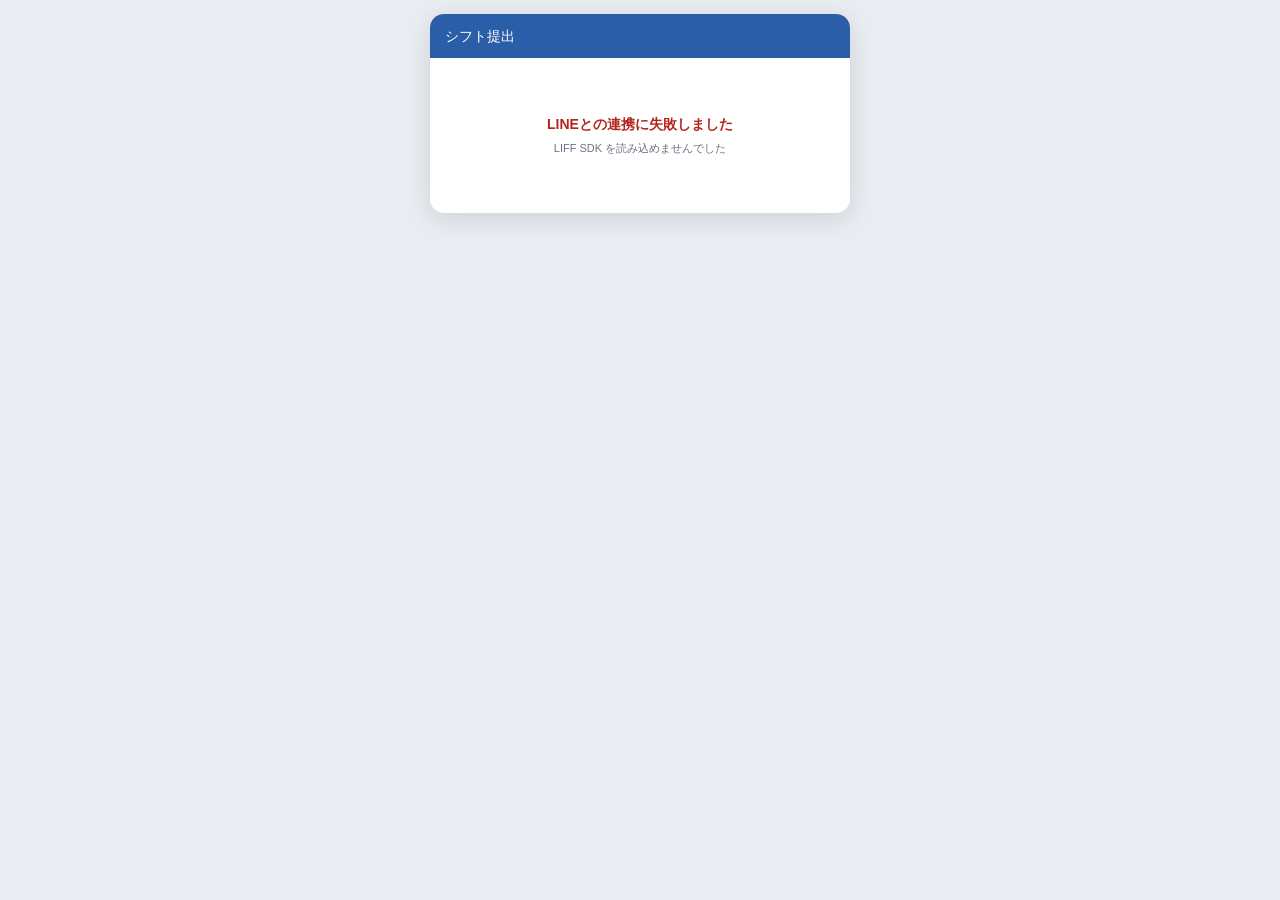
<file: web/index.html>
<!doctype html>
<html lang="ja">
<head>
<meta charset="utf-8">
<meta name="viewport" content="width=device-width,initial-scale=1">
<title>シフト提出</title>
<link rel="stylesheet" href="css/app.css?v=7">
<link rel="stylesheet" href="css/staff.css?v=9">
</head>
<body class="staff">

<!-- 開発中だけ：誰として見るかを切り替える。LINE から開くと自分に決まるので要らなくなる -->
<div class="devbar" id="devbar" hidden>
  <label>画面を見る人
    <select id="devWho"></select>
  </label>
  <span>LINE から開くと自分に決まります</span>
</div>

<div class="phone">
  <div class="phone-top">
    <span id="topStore">シフト提出</span>
  </div>
  <div class="phone-body" id="body">
    <div class="state" id="state">読み込んでいます…</div>
  </div>
</div>

<script>
// モジュールが動かないときに黙って止まらないようにする見張り（manager.html と同じ）
(function () {
  var state = document.getElementById('state');
  function fail(t, b) {
    if (!state || state.dataset.done === '1') return;
    state.dataset.done = '1';
    state.className = 'state err';
    state.innerHTML = '<b>' + t + '</b><br><span style="color:var(--sub)">' + b + '</span>';
  }
  if (location.protocol === 'file:') {
    fail('ファイルを直接開くと動きません',
      'ターミナルで次を実行して、表示された URL を開いてください。<br><br>' +
      '<code>cd shift-app-handoff/web &amp;&amp; python3 -m http.server 8765</code><br><br>' +
      'そのあと <code>http://localhost:8765/index.html</code>');
    return;
  }
  setTimeout(function () {
    if (document.getElementById('state')) {
      fail('読み込みが終わりません', '開発者ツールの Console を見てください。');
    }
  }, 25000);
})();
</script>
<script type="module" src="js/staff.js?v=16"></script>
</body>
</html>
</file>
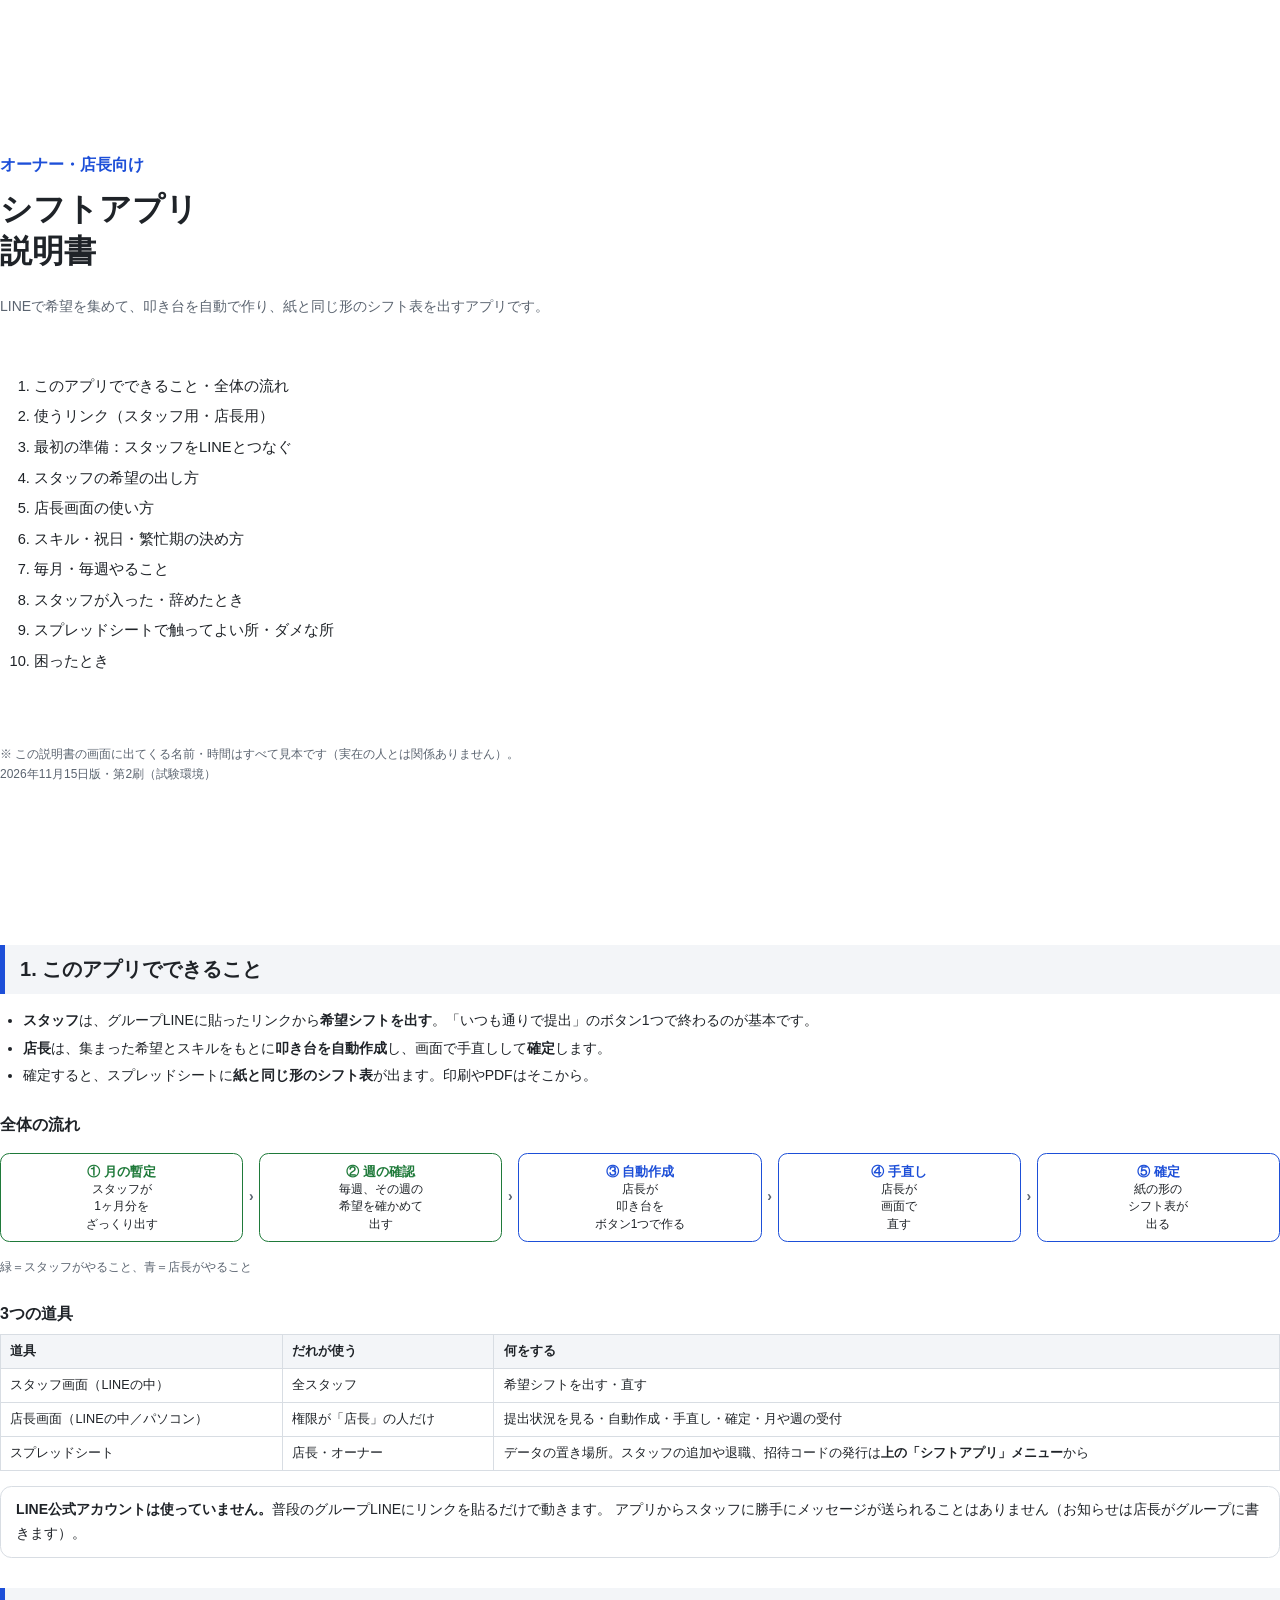
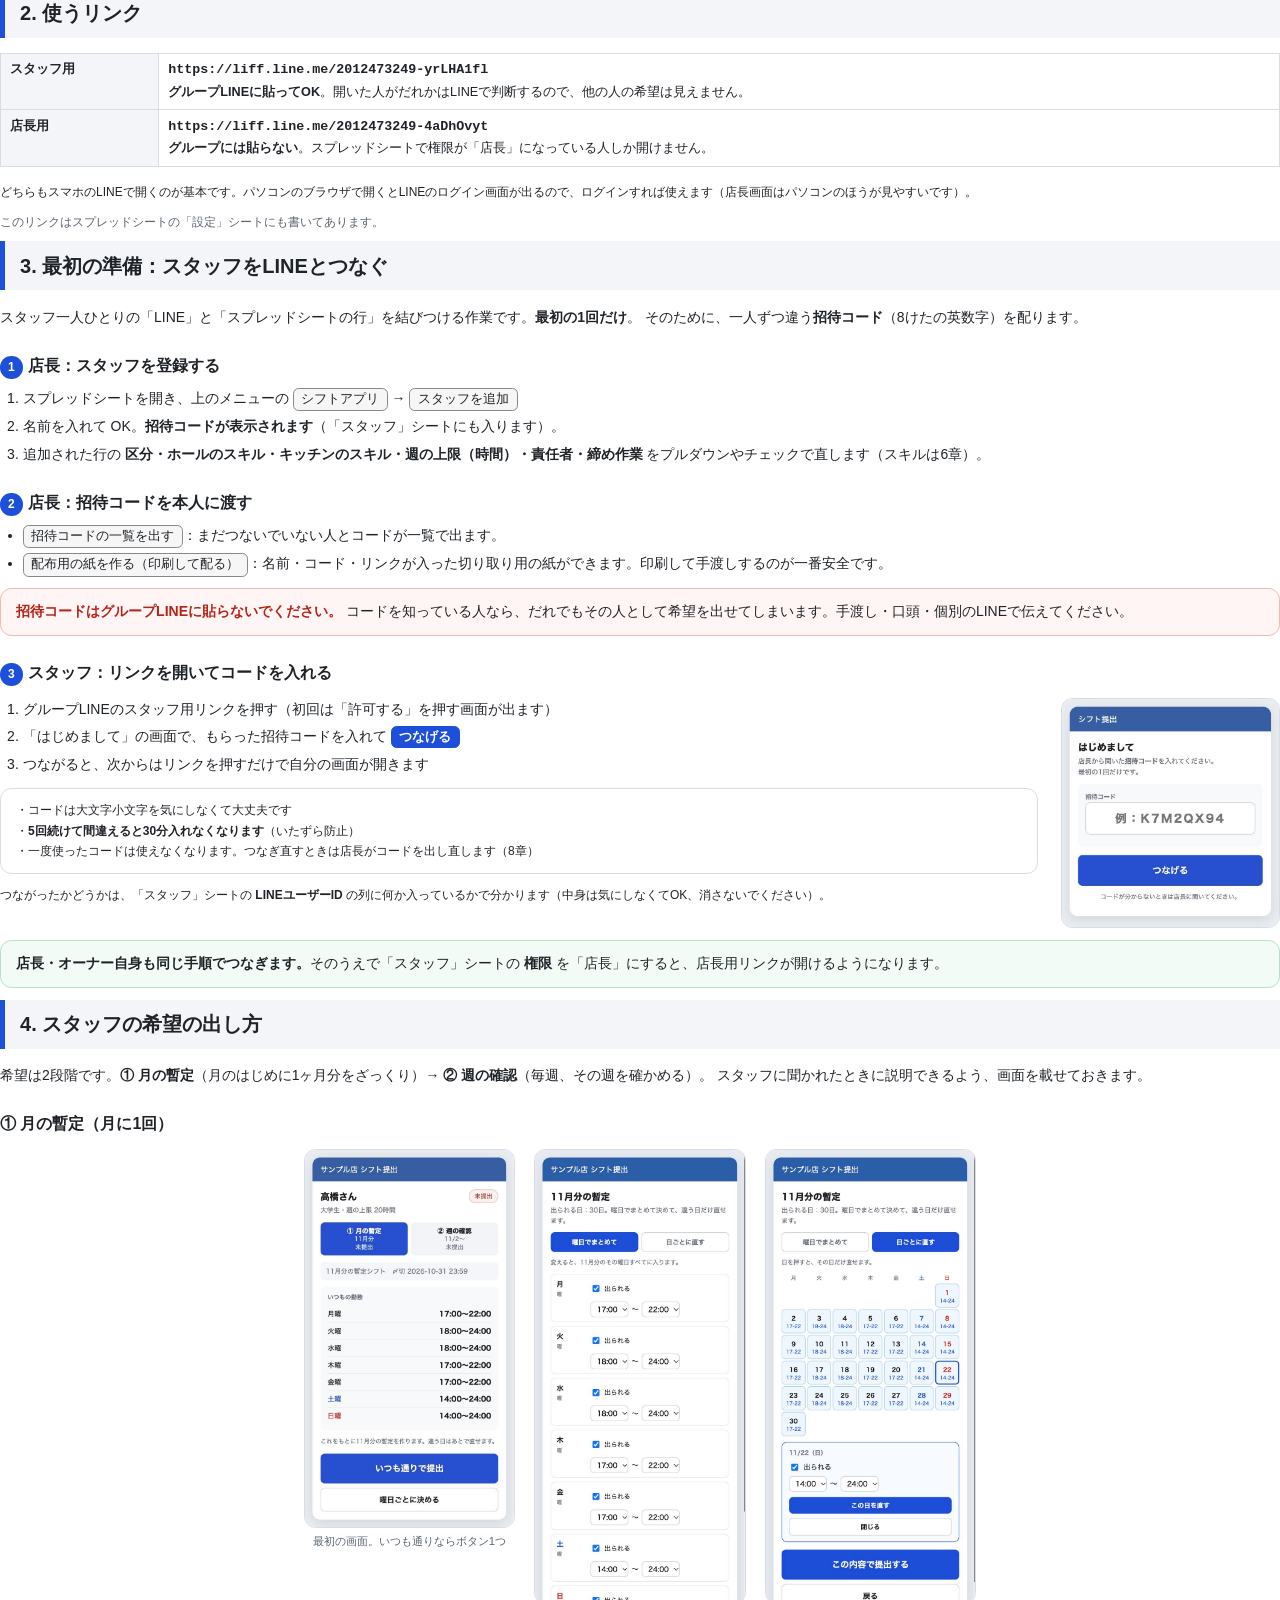
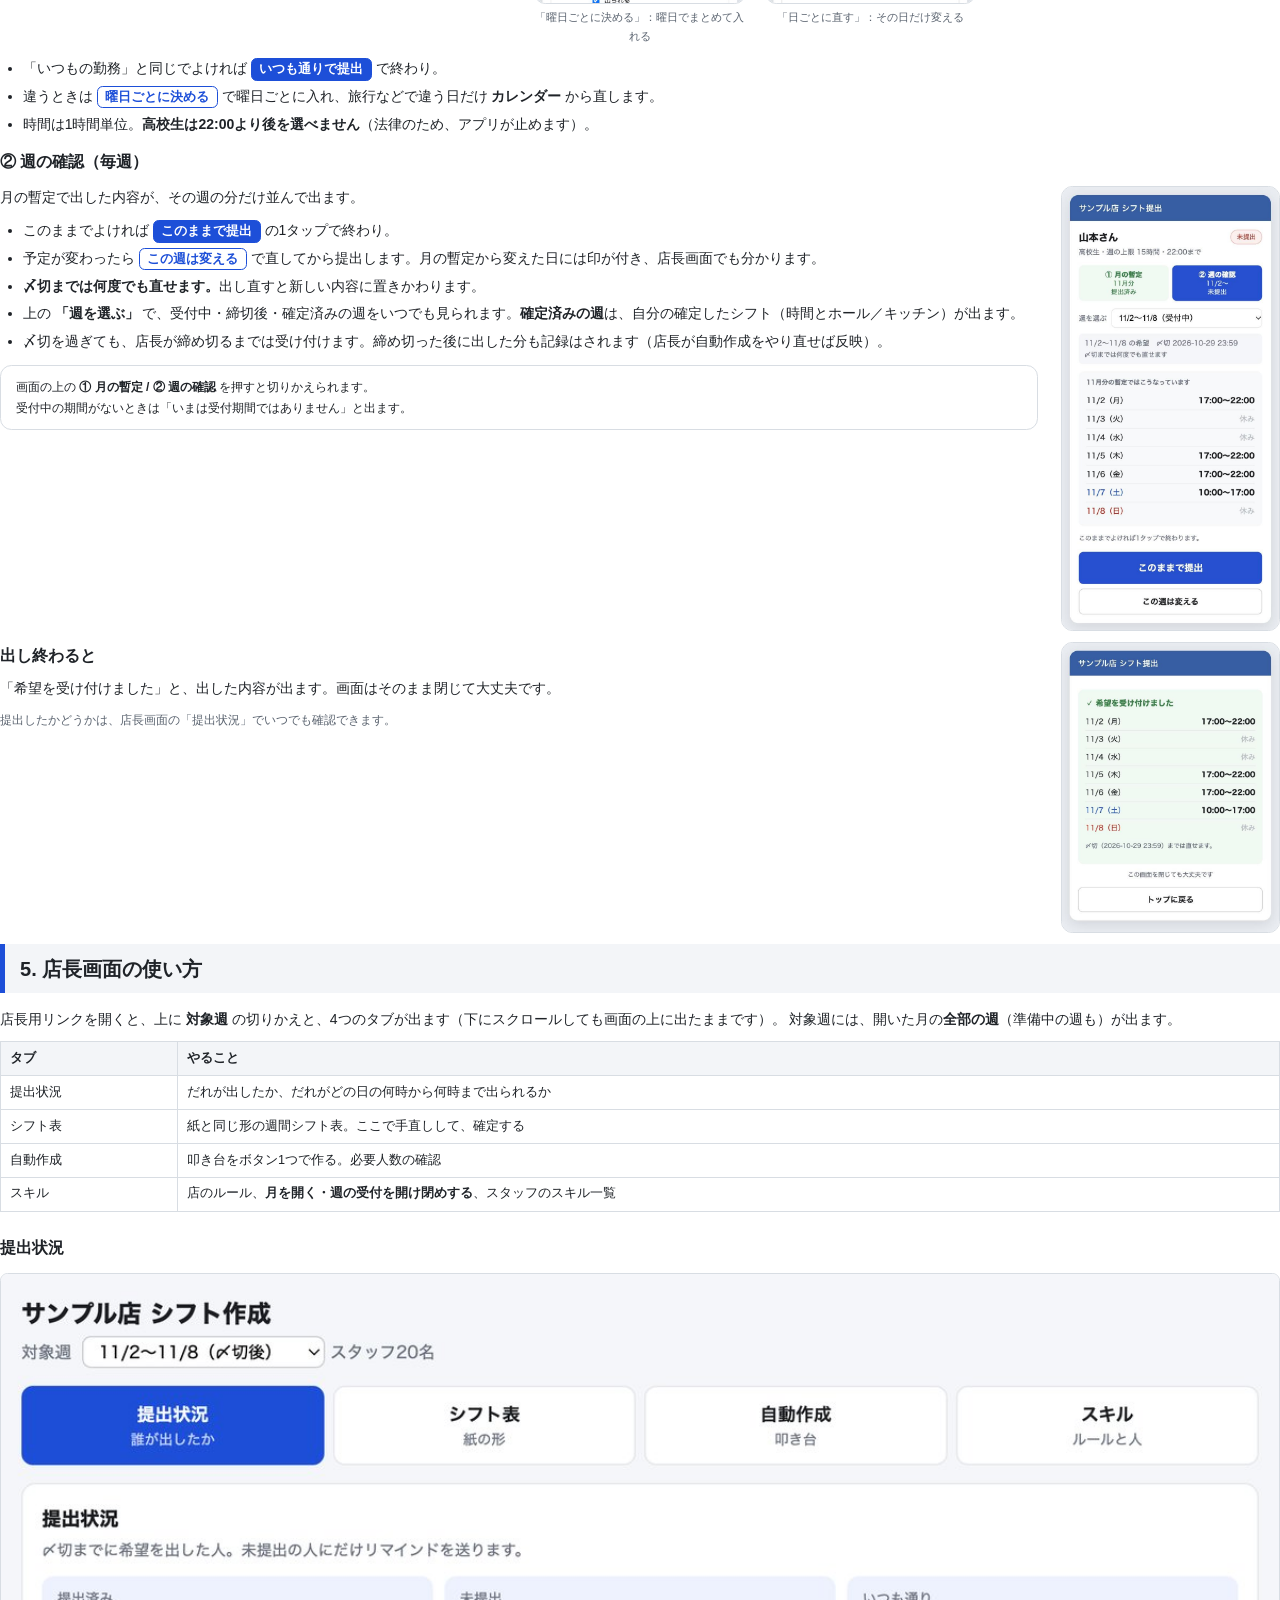
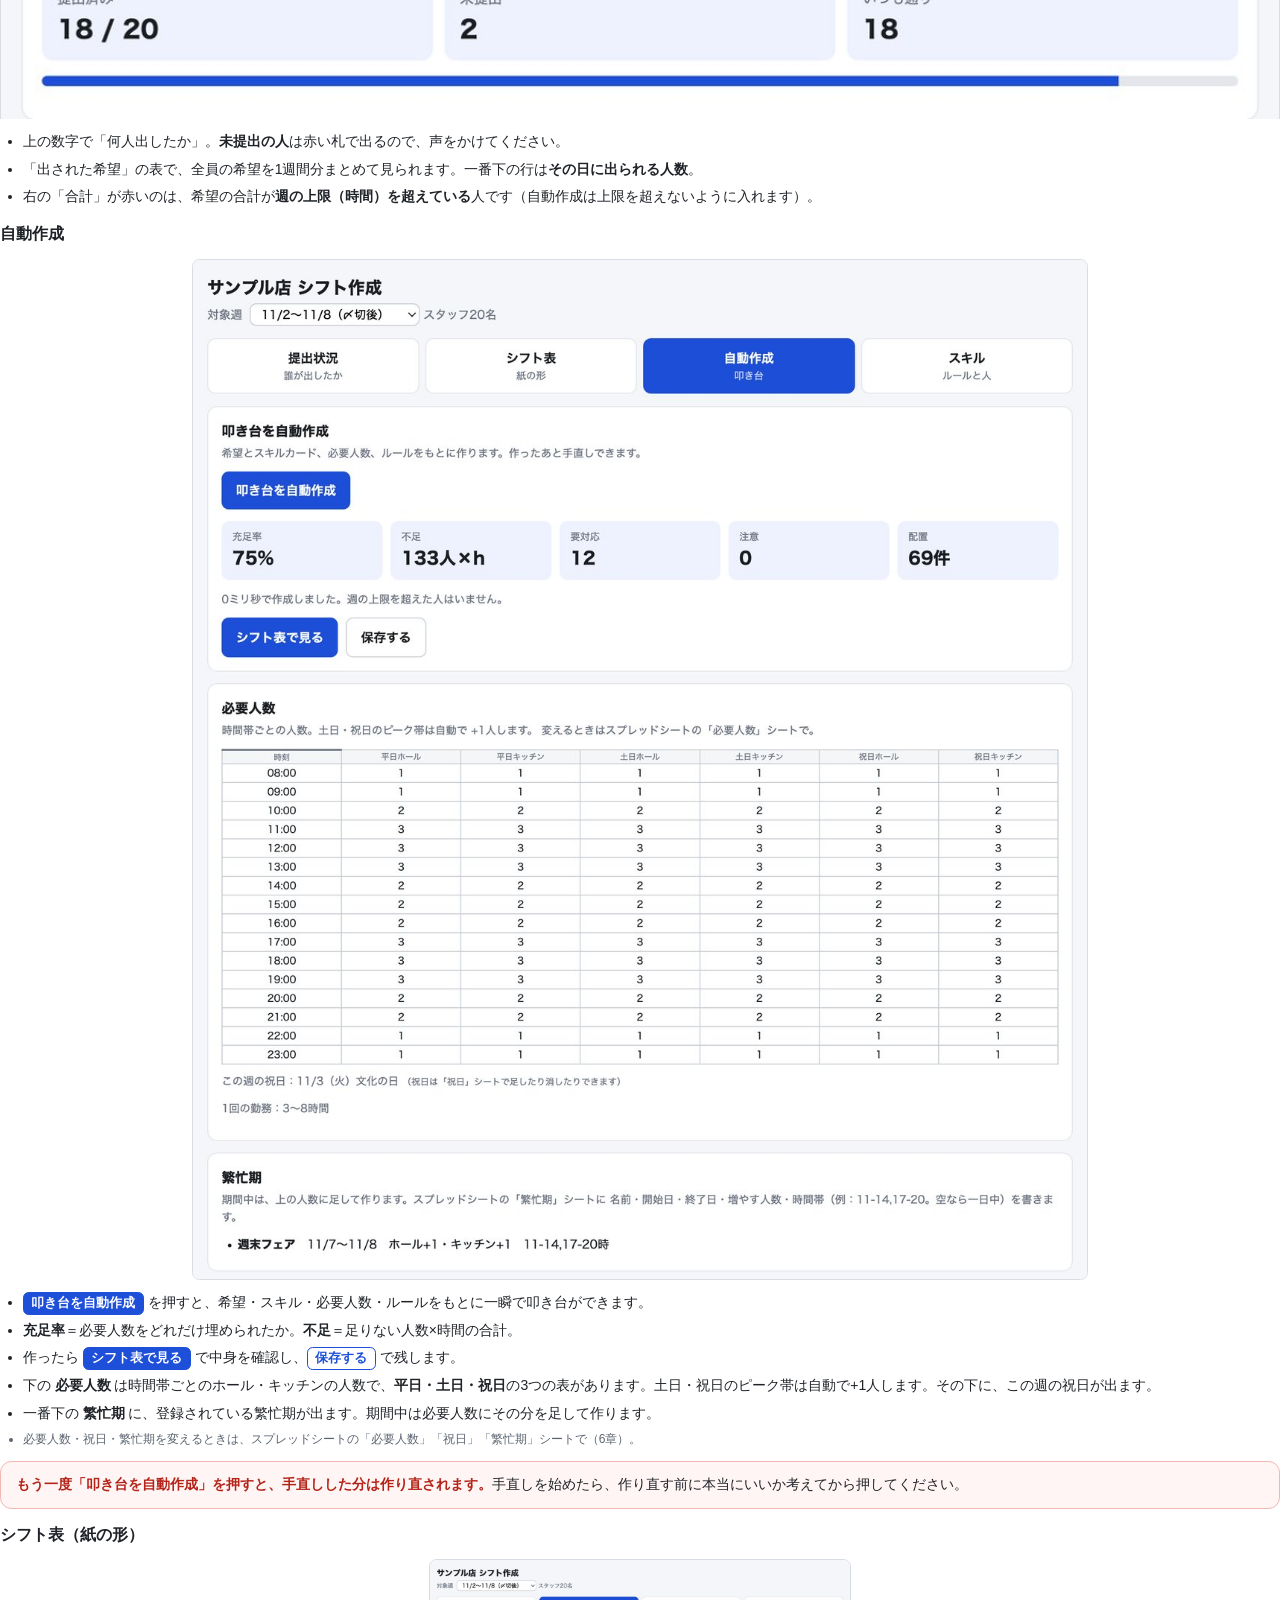
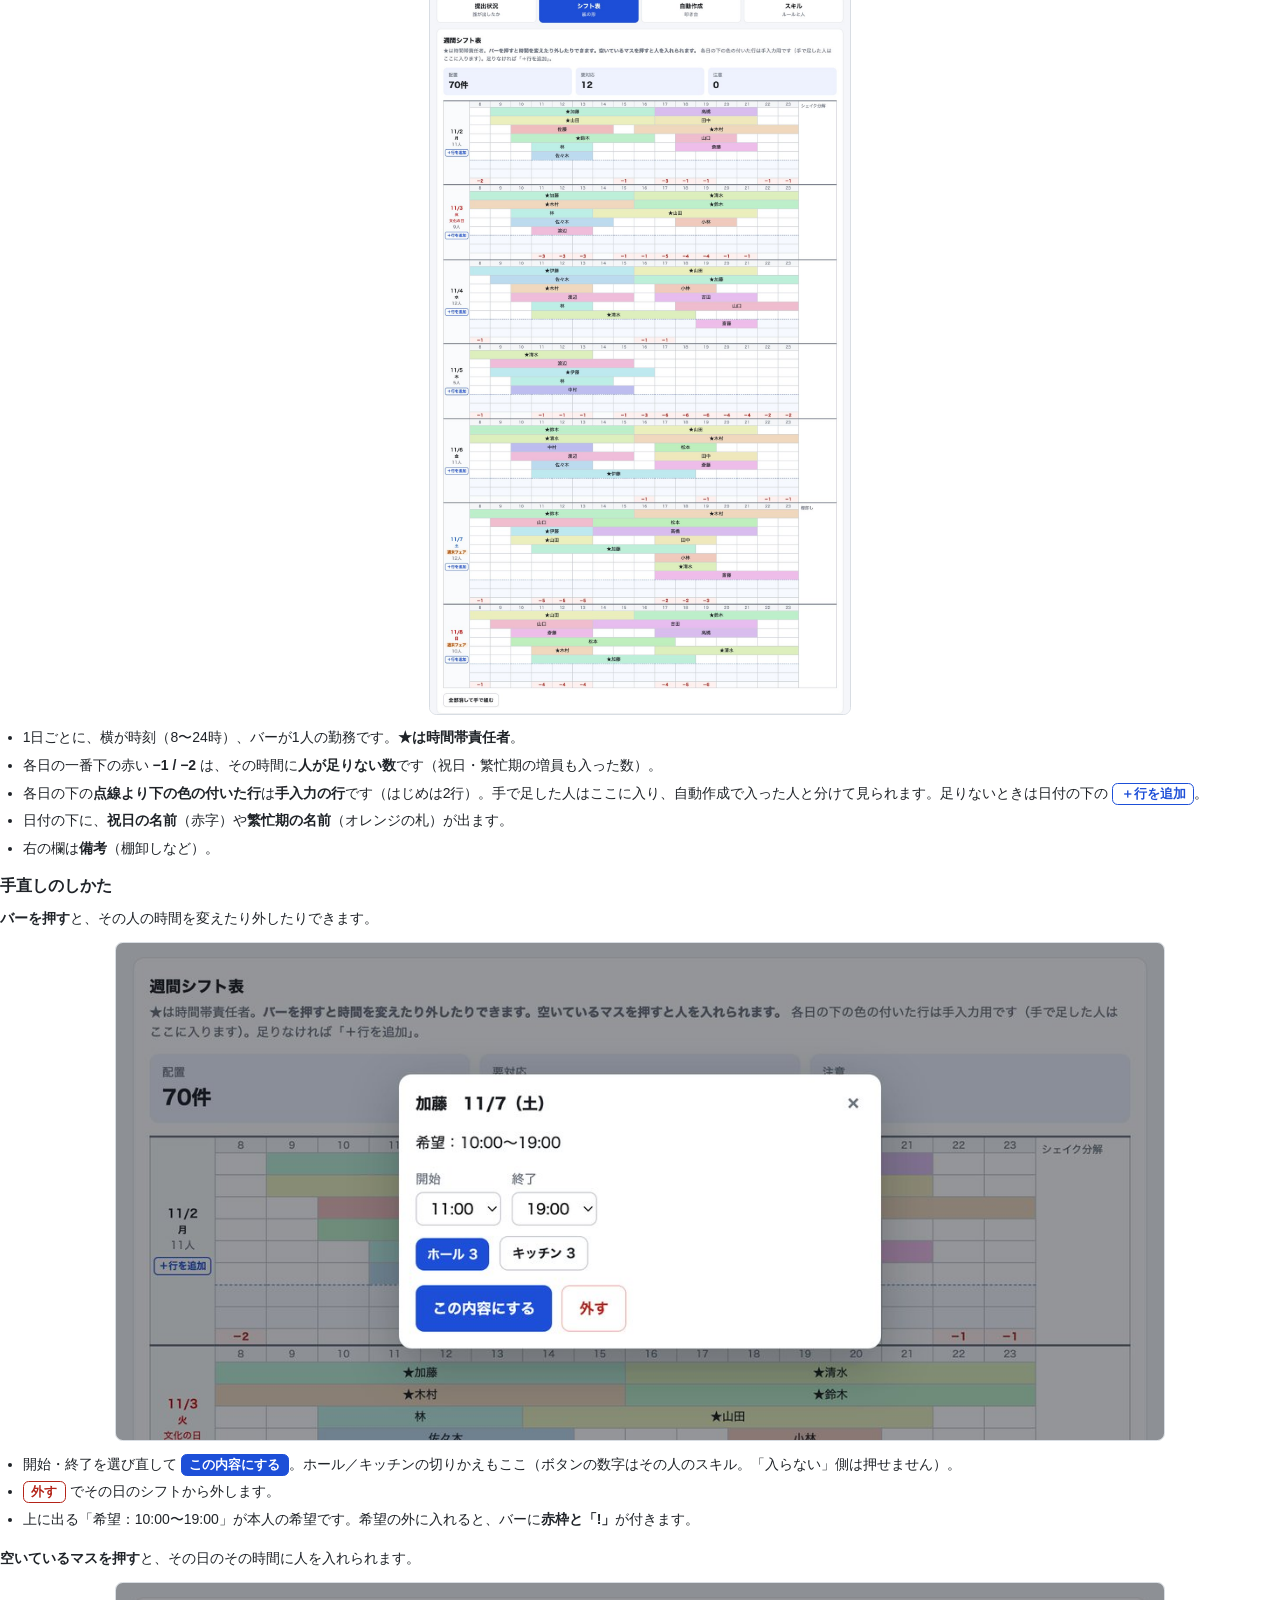
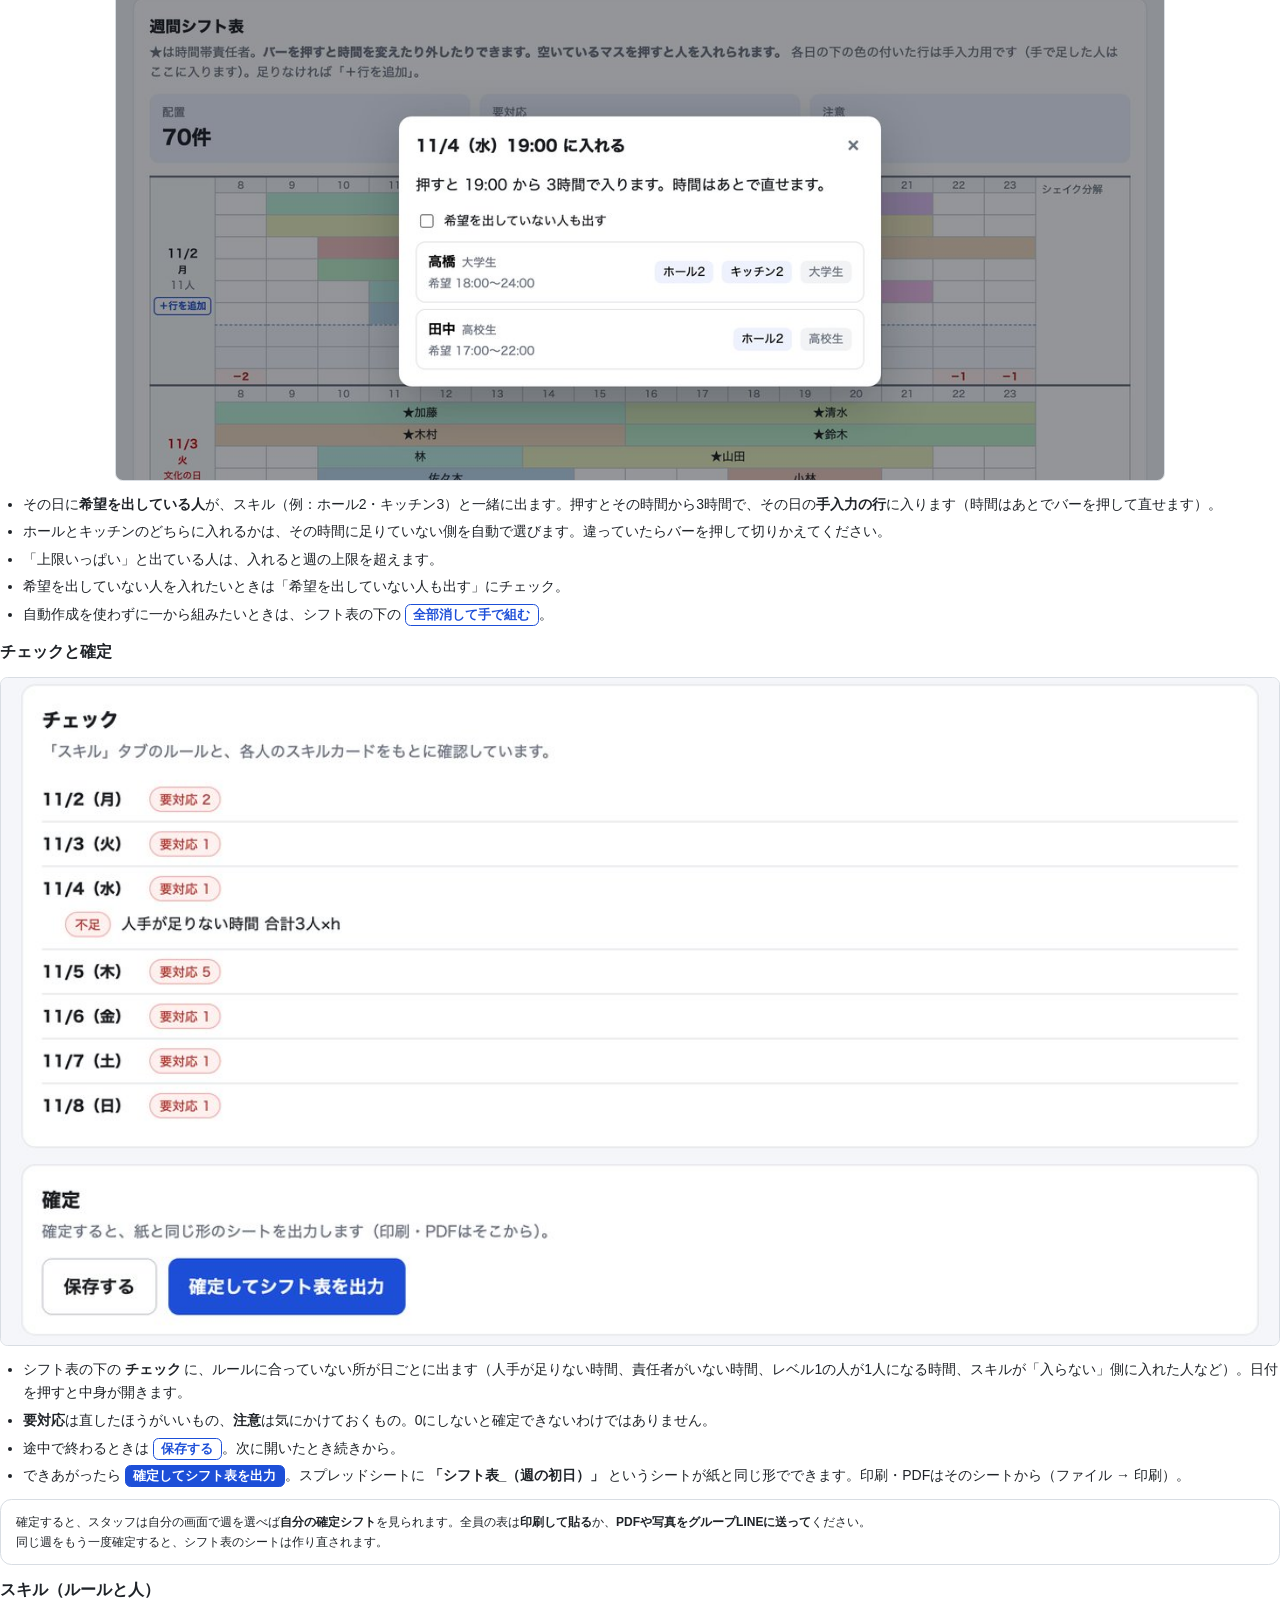
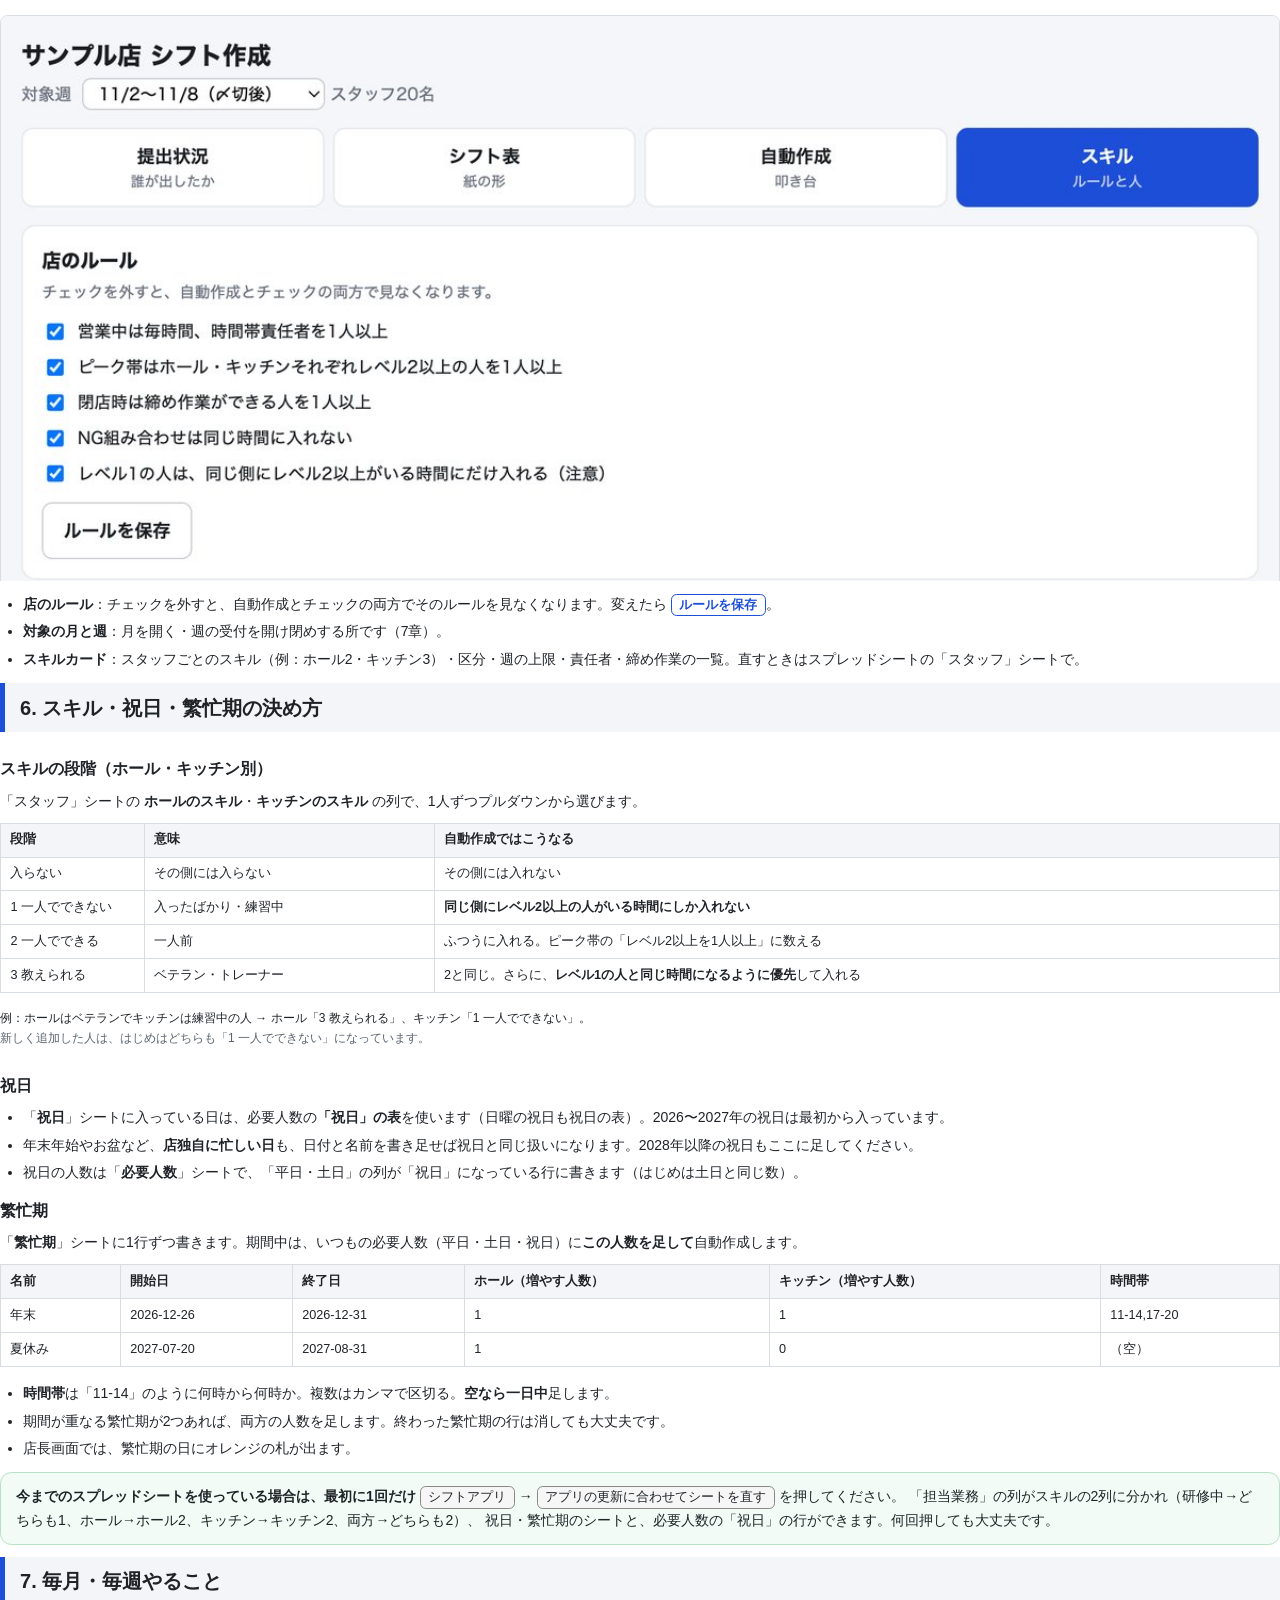
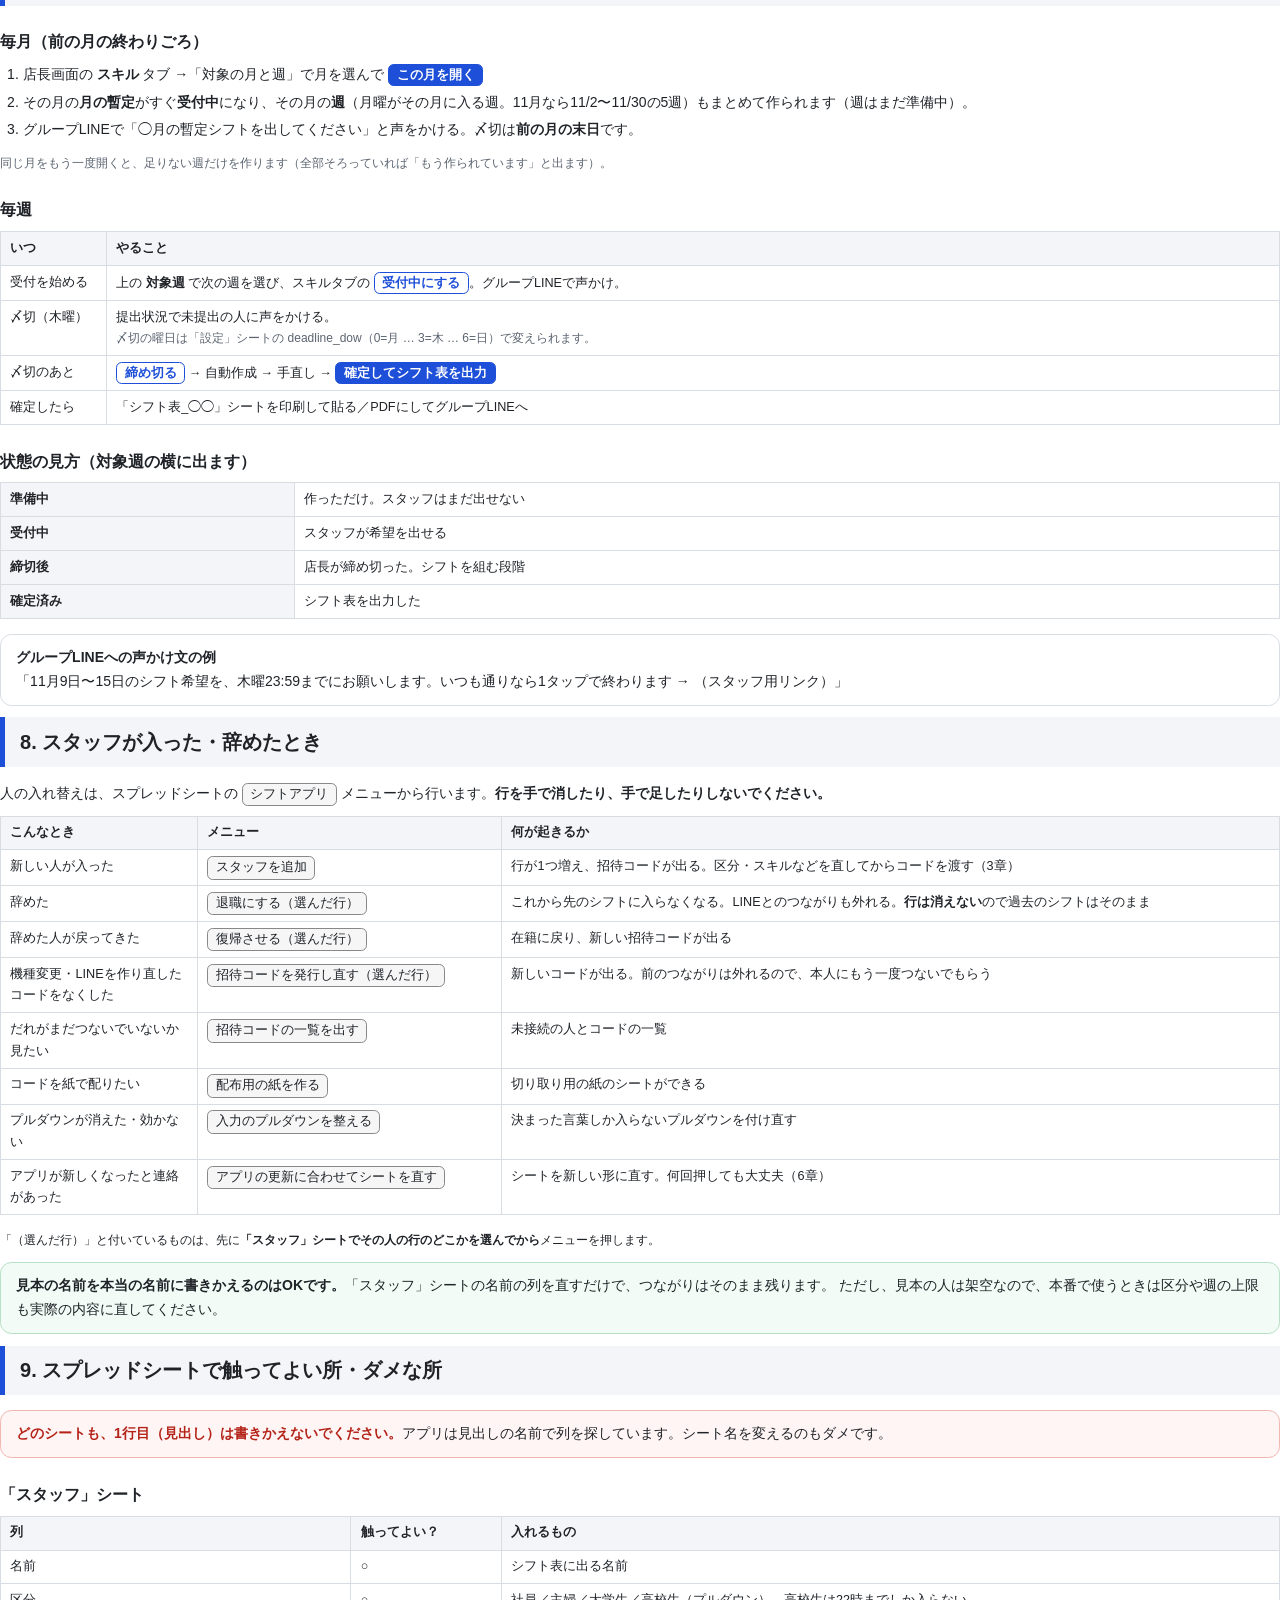
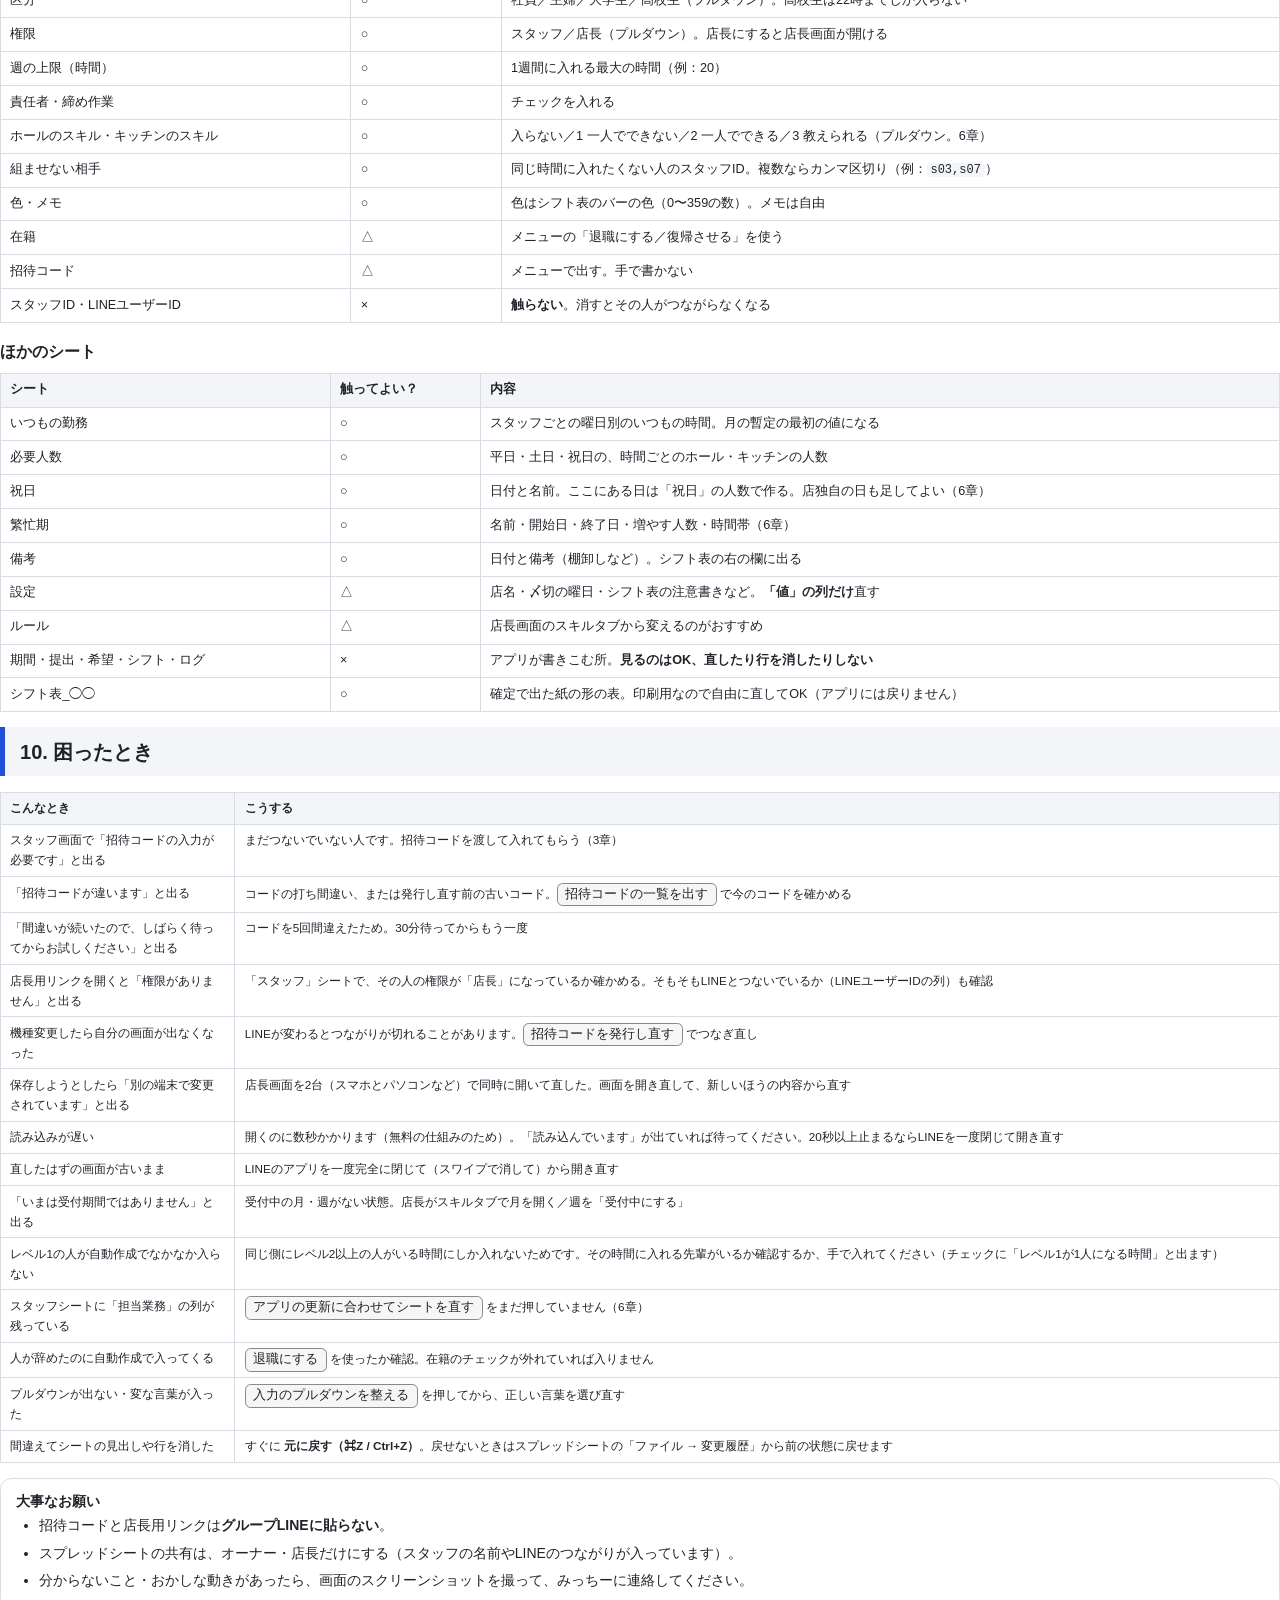
<file: manual/manual.html>
<!doctype html>
<html lang="ja">
<head>
<meta charset="utf-8">
<title>シフトアプリ 説明書（オーナー・店長向け）</title>
<!--
  オーナー・店長向けの説明書。ヘッドレス Chrome で PDF にする（A4 縦）。
  画像はすべて見本データ（架空の名前）。実名・LINEユーザーID・スプレッドシートIDは載せない。
-->
<style>
  @page { size: A4; margin: 14mm 14mm 16mm; }
  :root { --ink:#1f2328; --sub:#5b6470; --line:#d8dde3; --blue:#1d4fd8; --bg:#f3f5f8; --red:#b42318; --green:#1f7a3a; }
  * { box-sizing: border-box; }
  body { margin:0; color:var(--ink); font-family:"Hiragino Sans","Hiragino Kaku Gothic ProN","Noto Sans JP",sans-serif; font-size:10.5pt; line-height:1.7; -webkit-print-color-adjust:exact; print-color-adjust:exact; }
  h1 { font-size:24pt; margin:0 0 6mm; line-height:1.3; }
  h2 { font-size:15pt; margin:0 0 4mm; padding:2mm 0 2mm 4mm; border-left:5px solid var(--blue); background:var(--bg); }
  h3 { font-size:12pt; margin:6mm 0 2mm; }
  p { margin:0 0 2.5mm; }
  ul, ol { margin:0 0 3mm; padding-left:6mm; }
  li { margin-bottom:1mm; }
  .page { page-break-after: always; }
  .page:last-child { page-break-after: auto; }
  .sub { color:var(--sub); }
  .small { font-size:9pt; }
  b.blue { color:var(--blue); }
  .note { border:1px solid var(--line); border-radius:3mm; padding:3mm 4mm; margin:3mm 0; background:#fff; }
  .warn { border:1px solid #f1b8b2; background:#fff5f4; border-radius:3mm; padding:3mm 4mm; margin:3mm 0; }
  .warn b:first-child { color:var(--red); }
  .ok { border:1px solid #b8e0c4; background:#f2fbf5; border-radius:3mm; padding:3mm 4mm; margin:3mm 0; }
  .btn { display:inline-block; padding:0 2mm; border:1px solid var(--blue); border-radius:1.5mm; color:var(--blue); font-weight:700; font-size:9.5pt; line-height:1.6; white-space:nowrap; }
  .btn.fill { background:var(--blue); color:#fff; }
  .menu { display:inline-block; padding:0 2mm; border:1px solid #888; border-radius:1.5mm; background:#f6f6f6; font-size:9.5pt; white-space:nowrap; }
  code { font-family:Menlo,monospace; font-size:9pt; background:var(--bg); padding:0 1mm; border-radius:1mm; }
  .url { font-family:Menlo,monospace; font-size:10pt; font-weight:700; }

  /* スマホ画面（縦長）は文章と横並び */
  .row { display:flex; gap:6mm; align-items:flex-start; margin:3mm 0; break-inside:avoid; }
  .row .txt { flex:1; }
  .phone { width:58mm; flex:none; border:1px solid var(--line); border-radius:3mm; overflow:hidden; }
  .phone img { width:100%; display:block; }
  .phones { display:flex; gap:5mm; justify-content:center; margin:3mm 0; break-inside:avoid; }
  .phones figure { margin:0; width:56mm; }
  .phones img { width:100%; display:block; border:1px solid var(--line); border-radius:3mm; }
  figcaption { font-size:8.5pt; color:var(--sub); text-align:center; margin-top:1mm; }

  /* パソコン画面は横幅いっぱい */
  .wide { margin:3mm 0; break-inside:avoid; }
  .wide img { width:100%; display:block; border:1px solid var(--line); border-radius:2mm; }
  .wide.h { max-height:150mm; overflow:hidden; }

  table { border-collapse:collapse; width:100%; margin:2mm 0 4mm; font-size:9.5pt; break-inside:avoid; }
  th, td { border:1px solid var(--line); padding:1.5mm 2.5mm; text-align:left; vertical-align:top; }
  th { background:var(--bg); white-space:nowrap; }

  /* 流れ図 */
  .flow { display:flex; align-items:stretch; gap:1.5mm; margin:4mm 0; }
  .flow div { flex:1; border:1.5px solid var(--blue); border-radius:2.5mm; padding:2mm 1.5mm; text-align:center; font-size:9pt; line-height:1.45; }
  .flow div b { display:block; font-size:10pt; color:var(--blue); }
  .flow div.who-s { border-color:var(--green); } .flow div.who-s b { color:var(--green); }
  .flow span { align-self:center; color:var(--sub); font-weight:700; }

  .cover { height:250mm; display:flex; flex-direction:column; justify-content:center; }
  .cover .tag { color:var(--blue); font-weight:700; font-size:12pt; margin-bottom:3mm; }
  .toc { margin-top:12mm; font-size:11pt; padding-left:9mm; }
  .toc li { margin-bottom:1.5mm; }
  .step { display:inline-block; width:6mm; height:6mm; border-radius:50%; background:var(--blue); color:#fff; text-align:center; line-height:6mm; font-size:9pt; font-weight:700; margin-right:1.5mm; }
</style>
</head>
<body>

<!-- ============ 表紙 ============ -->
<section class="page cover">
  <div class="tag">オーナー・店長向け</div>
  <h1>シフトアプリ<br>説明書</h1>
  <p class="sub">LINEで希望を集めて、叩き台を自動で作り、紙と同じ形のシフト表を出すアプリです。</p>
  <ol class="toc">
    <li>このアプリでできること・全体の流れ</li>
    <li>使うリンク（スタッフ用・店長用）</li>
    <li>最初の準備：スタッフをLINEとつなぐ</li>
    <li>スタッフの希望の出し方</li>
    <li>店長画面の使い方</li>
    <li>スキル・祝日・繁忙期の決め方</li>
    <li>毎月・毎週やること</li>
    <li>スタッフが入った・辞めたとき</li>
    <li>スプレッドシートで触ってよい所・ダメな所</li>
    <li>困ったとき</li>
  </ol>
  <p class="small sub" style="margin-top:14mm">※ この説明書の画面に出てくる名前・時間はすべて見本です（実在の人とは関係ありません）。<br>2026年11月15日版・第2刷（試験環境）</p>
</section>

<!-- ============ 1. 全体 ============ -->
<section class="page">
  <h2>1. このアプリでできること</h2>
  <ul>
    <li><b>スタッフ</b>は、グループLINEに貼ったリンクから<b>希望シフトを出す</b>。「いつも通りで提出」のボタン1つで終わるのが基本です。</li>
    <li><b>店長</b>は、集まった希望とスキルをもとに<b>叩き台を自動作成</b>し、画面で手直しして<b>確定</b>します。</li>
    <li>確定すると、スプレッドシートに<b>紙と同じ形のシフト表</b>が出ます。印刷やPDFはそこから。</li>
  </ul>

  <h3>全体の流れ</h3>
  <div class="flow">
    <div class="who-s"><b>① 月の暫定</b>スタッフが<br>1ヶ月分を<br>ざっくり出す</div><span>›</span>
    <div class="who-s"><b>② 週の確認</b>毎週、その週の<br>希望を確かめて<br>出す</div><span>›</span>
    <div><b>③ 自動作成</b>店長が<br>叩き台を<br>ボタン1つで作る</div><span>›</span>
    <div><b>④ 手直し</b>店長が<br>画面で<br>直す</div><span>›</span>
    <div><b>⑤ 確定</b>紙の形の<br>シフト表が<br>出る</div>
  </div>
  <p class="small sub">緑＝スタッフがやること、青＝店長がやること</p>

  <h3>3つの道具</h3>
  <table>
    <tr><th>道具</th><th>だれが使う</th><th>何をする</th></tr>
    <tr><td>スタッフ画面（LINEの中）</td><td>全スタッフ</td><td>希望シフトを出す・直す</td></tr>
    <tr><td>店長画面（LINEの中／パソコン）</td><td>権限が「店長」の人だけ</td><td>提出状況を見る・自動作成・手直し・確定・月や週の受付</td></tr>
    <tr><td>スプレッドシート</td><td>店長・オーナー</td><td>データの置き場所。スタッフの追加や退職、招待コードの発行は<b>上の「シフトアプリ」メニュー</b>から</td></tr>
  </table>

  <div class="note">
    <b>LINE公式アカウントは使っていません。</b>普段のグループLINEにリンクを貼るだけで動きます。
    アプリからスタッフに勝手にメッセージが送られることはありません（お知らせは店長がグループに書きます）。
  </div>

  <h2 style="margin-top:8mm">2. 使うリンク</h2>
  <table>
    <tr><th>スタッフ用</th><td><span class="url">https://liff.line.me/2012473249-yrLHA1fl</span><br><b>グループLINEに貼ってOK</b>。開いた人がだれかはLINEで判断するので、他の人の希望は見えません。</td></tr>
    <tr><th>店長用</th><td><span class="url">https://liff.line.me/2012473249-4aDhOvyt</span><br><b>グループには貼らない</b>。スプレッドシートで権限が「店長」になっている人しか開けません。</td></tr>
  </table>
  <p class="small">どちらもスマホのLINEで開くのが基本です。パソコンのブラウザで開くとLINEのログイン画面が出るので、ログインすれば使えます（店長画面はパソコンのほうが見やすいです）。</p>
  <p class="small sub">このリンクはスプレッドシートの「設定」シートにも書いてあります。</p>
</section>

<!-- ============ 3. 最初の準備 ============ -->
<section class="page">
  <h2>3. 最初の準備：スタッフをLINEとつなぐ</h2>
  <p>スタッフ一人ひとりの「LINE」と「スプレッドシートの行」を結びつける作業です。<b>最初の1回だけ</b>。
  そのために、一人ずつ違う<b>招待コード</b>（8けたの英数字）を配ります。</p>

  <h3><span class="step">1</span>店長：スタッフを登録する</h3>
  <ol>
    <li>スプレッドシートを開き、上のメニューの <span class="menu">シフトアプリ</span> → <span class="menu">スタッフを追加</span></li>
    <li>名前を入れて OK。<b>招待コードが表示されます</b>（「スタッフ」シートにも入ります）。</li>
    <li>追加された行の <b>区分・ホールのスキル・キッチンのスキル・週の上限（時間）・責任者・締め作業</b> をプルダウンやチェックで直します（スキルは6章）。</li>
  </ol>

  <h3><span class="step">2</span>店長：招待コードを本人に渡す</h3>
  <ul>
    <li><span class="menu">招待コードの一覧を出す</span>：まだつないでいない人とコードが一覧で出ます。</li>
    <li><span class="menu">配布用の紙を作る（印刷して配る）</span>：名前・コード・リンクが入った切り取り用の紙ができます。印刷して手渡しするのが一番安全です。</li>
  </ul>
  <div class="warn"><b>招待コードはグループLINEに貼らないでください。</b>
  コードを知っている人なら、だれでもその人として希望を出せてしまいます。手渡し・口頭・個別のLINEで伝えてください。</div>

  <h3><span class="step">3</span>スタッフ：リンクを開いてコードを入れる</h3>
  <div class="row">
    <div class="txt">
      <ol>
        <li>グループLINEのスタッフ用リンクを押す（初回は「許可する」を押す画面が出ます）</li>
        <li>「はじめまして」の画面で、もらった招待コードを入れて <span class="btn fill">つなげる</span></li>
        <li>つながると、次からはリンクを押すだけで自分の画面が開きます</li>
      </ol>
      <div class="note small">
        ・コードは大文字小文字を気にしなくて大丈夫です<br>
        ・<b>5回続けて間違えると30分入れなくなります</b>（いたずら防止）<br>
        ・一度使ったコードは使えなくなります。つなぎ直すときは店長がコードを出し直します（8章）
      </div>
      <p class="small">つながったかどうかは、「スタッフ」シートの <b>LINEユーザーID</b> の列に何か入っているかで分かります（中身は気にしなくてOK、消さないでください）。</p>
    </div>
    <div class="phone"><img src="img/s1-link.jpg" alt="招待コードの入力画面"></div>
  </div>

  <div class="ok"><b>店長・オーナー自身も同じ手順でつなぎます。</b>そのうえで「スタッフ」シートの <b>権限</b> を「店長」にすると、店長用リンクが開けるようになります。</div>
</section>

<!-- ============ 4. スタッフの出し方 ============ -->
<section class="page">
  <h2>4. スタッフの希望の出し方</h2>
  <p>希望は2段階です。<b>① 月の暫定</b>（月のはじめに1ヶ月分をざっくり）→ <b>② 週の確認</b>（毎週、その週を確かめる）。
  スタッフに聞かれたときに説明できるよう、画面を載せておきます。</p>

  <h3>① 月の暫定（月に1回）</h3>
  <div class="phones">
    <figure><img src="img/s4-month.jpg" alt=""><figcaption>最初の画面。いつも通りならボタン1つ</figcaption></figure>
    <figure><img src="img/s5-month-dow.jpg" alt=""><figcaption>「曜日ごとに決める」：曜日でまとめて入れる</figcaption></figure>
    <figure><img src="img/s6-month-cal.jpg" alt=""><figcaption>「日ごとに直す」：その日だけ変える</figcaption></figure>
  </div>
  <ul>
    <li>「いつもの勤務」と同じでよければ <span class="btn fill">いつも通りで提出</span> で終わり。</li>
    <li>違うときは <span class="btn">曜日ごとに決める</span> で曜日ごとに入れ、旅行などで違う日だけ <b>カレンダー</b> から直します。</li>
    <li>時間は1時間単位。<b>高校生は22:00より後を選べません</b>（法律のため、アプリが止めます）。</li>
  </ul>
</section>

<section class="page">
  <h3 style="margin-top:0">② 週の確認（毎週）</h3>
  <div class="row">
    <div class="txt">
      <p>月の暫定で出した内容が、その週の分だけ並んで出ます。</p>
      <ul>
        <li>このままでよければ <span class="btn fill">このままで提出</span> の1タップで終わり。</li>
        <li>予定が変わったら <span class="btn">この週は変える</span> で直してから提出します。月の暫定から変えた日には印が付き、店長画面でも分かります。</li>
        <li><b>〆切までは何度でも直せます。</b>出し直すと新しい内容に置きかわります。</li>
        <li>上の <b>「週を選ぶ」</b> で、受付中・締切後・確定済みの週をいつでも見られます。<b>確定済みの週</b>は、自分の確定したシフト（時間とホール／キッチン）が出ます。</li>
        <li>〆切を過ぎても、店長が締め切るまでは受け付けます。締め切った後に出した分も記録はされます（店長が自動作成をやり直せば反映）。</li>
      </ul>
      <div class="note small">
        画面の上の <b>① 月の暫定 / ② 週の確認</b> を押すと切りかえられます。<br>
        受付中の期間がないときは「いまは受付期間ではありません」と出ます。
      </div>
    </div>
    <div class="phone"><img src="img/s2-week.jpg" alt="週の確認の画面"></div>
  </div>

  <div class="row">
    <div class="txt">
      <h3 style="margin-top:0">出し終わると</h3>
      <p>「希望を受け付けました」と、出した内容が出ます。画面はそのまま閉じて大丈夫です。</p>
      <p class="small sub">提出したかどうかは、店長画面の「提出状況」でいつでも確認できます。</p>
    </div>
    <div class="phone"><img src="img/s3-done.jpg" alt="提出完了の画面"></div>
  </div>
</section>

<!-- ============ 5. 店長画面 ============ -->
<section class="page">
  <h2>5. 店長画面の使い方</h2>
  <p>店長用リンクを開くと、上に <b>対象週</b> の切りかえと、4つのタブが出ます（下にスクロールしても画面の上に出たままです）。
  対象週には、開いた月の<b>全部の週</b>（準備中の週も）が出ます。</p>
  <table>
    <tr><th>タブ</th><th>やること</th></tr>
    <tr><td>提出状況</td><td>だれが出したか、だれがどの日の何時から何時まで出られるか</td></tr>
    <tr><td>シフト表</td><td>紙と同じ形の週間シフト表。ここで手直しして、確定する</td></tr>
    <tr><td>自動作成</td><td>叩き台をボタン1つで作る。必要人数の確認</td></tr>
    <tr><td>スキル</td><td>店のルール、<b>月を開く・週の受付を開け閉めする</b>、スタッフのスキル一覧</td></tr>
  </table>

  <h3>提出状況</h3>
  <div class="wide h" style="max-height:118mm"><img src="img/m1-sub.jpg" alt="提出状況タブ"></div>
  <ul>
    <li>上の数字で「何人出したか」。<b>未提出の人</b>は赤い札で出るので、声をかけてください。</li>
    <li>「出された希望」の表で、全員の希望を1週間分まとめて見られます。一番下の行は<b>その日に出られる人数</b>。</li>
    <li>右の「合計」が赤いのは、希望の合計が<b>週の上限（時間）を超えている</b>人です（自動作成は上限を超えないように入れます）。</li>
  </ul>
</section>

<section class="page">
  <h3 style="margin-top:0">自動作成</h3>
  <div class="wide" style="width:70%;margin-left:auto;margin-right:auto"><img src="img/m6-auto.jpg" alt="自動作成タブ"></div>
  <ul>
    <li><span class="btn fill">叩き台を自動作成</span> を押すと、希望・スキル・必要人数・ルールをもとに一瞬で叩き台ができます。</li>
    <li><b>充足率</b>＝必要人数をどれだけ埋められたか。<b>不足</b>＝足りない人数×時間の合計。</li>
    <li>作ったら <span class="btn fill">シフト表で見る</span> で中身を確認し、<span class="btn">保存する</span> で残します。</li>
    <li>下の <b>必要人数</b> は時間帯ごとのホール・キッチンの人数で、<b>平日・土日・祝日</b>の3つの表があります。土日・祝日のピーク帯は自動で+1人します。その下に、この週の祝日が出ます。</li>
    <li>一番下の <b>繁忙期</b> に、登録されている繁忙期が出ます。期間中は必要人数にその分を足して作ります。</li>
    <li class="small sub">必要人数・祝日・繁忙期を変えるときは、スプレッドシートの「必要人数」「祝日」「繁忙期」シートで（6章）。</li>
  </ul>
  <div class="warn"><b>もう一度「叩き台を自動作成」を押すと、手直しした分は作り直されます。</b>手直しを始めたら、作り直す前に本当にいいか考えてから押してください。</div>
</section>

<section class="page">
  <h3 style="margin-top:0">シフト表（紙の形）</h3>
  <div class="wide"><img src="img/m2-sheet.jpg" alt="シフト表タブ" style="max-height:200mm; width:auto; margin:0 auto;"></div>
  <ul>
    <li>1日ごとに、横が時刻（8〜24時）、バーが1人の勤務です。<b>★は時間帯責任者</b>。</li>
    <li>各日の一番下の赤い <b>−1 / −2</b> は、その時間に<b>人が足りない数</b>です（祝日・繁忙期の増員も入った数）。</li>
    <li>各日の下の<b>点線より下の色の付いた行</b>は<b>手入力の行</b>です（はじめは2行）。手で足した人はここに入り、自動作成で入った人と分けて見られます。足りないときは日付の下の <span class="btn">＋行を追加</span>。</li>
    <li>日付の下に、<b>祝日の名前</b>（赤字）や<b>繁忙期の名前</b>（オレンジの札）が出ます。</li>
    <li>右の欄は<b>備考</b>（棚卸しなど）。</li>
  </ul>
</section>

<section class="page">
  <h3 style="margin-top:0">手直しのしかた</h3>
  <p><b>バーを押す</b>と、その人の時間を変えたり外したりできます。</p>
  <div class="wide" style="width:82%;margin-left:auto;margin-right:auto"><img src="img/m4-bar.jpg" alt="バーを押したところ"></div>
  <ul>
    <li>開始・終了を選び直して <span class="btn fill">この内容にする</span>。ホール／キッチンの切りかえもここ（ボタンの数字はその人のスキル。「入らない」側は押せません）。</li>
    <li><span class="btn" style="color:var(--red);border-color:var(--red)">外す</span> でその日のシフトから外します。</li>
    <li>上に出る「希望：10:00〜19:00」が本人の希望です。希望の外に入れると、バーに<b>赤枠と「!」</b>が付きます。</li>
  </ul>

  <p style="margin-top:4mm"><b>空いているマスを押す</b>と、その日のその時間に人を入れられます。</p>
  <div class="wide" style="width:82%;margin-left:auto;margin-right:auto"><img src="img/m5-add.jpg" alt="空きマスを押したところ"></div>
  <ul>
    <li>その日に<b>希望を出している人</b>が、スキル（例：ホール2・キッチン3）と一緒に出ます。押すとその時間から3時間で、その日の<b>手入力の行</b>に入ります（時間はあとでバーを押して直せます）。</li>
    <li>ホールとキッチンのどちらに入れるかは、その時間に足りていない側を自動で選びます。違っていたらバーを押して切りかえてください。</li>
    <li>「上限いっぱい」と出ている人は、入れると週の上限を超えます。</li>
    <li>希望を出していない人を入れたいときは「希望を出していない人も出す」にチェック。</li>
    <li>自動作成を使わずに一から組みたいときは、シフト表の下の <span class="btn">全部消して手で組む</span>。</li>
  </ul>
</section>

<section class="page">
  <h3 style="margin-top:0">チェックと確定</h3>
  <div class="wide"><img src="img/m3-checks.jpg" alt="チェックと確定"></div>
  <ul>
    <li>シフト表の下の <b>チェック</b> に、ルールに合っていない所が日ごとに出ます（人手が足りない時間、責任者がいない時間、レベル1の人が1人になる時間、スキルが「入らない」側に入れた人など）。日付を押すと中身が開きます。</li>
    <li><b>要対応</b>は直したほうがいいもの、<b>注意</b>は気にかけておくもの。0にしないと確定できないわけではありません。</li>
    <li>途中で終わるときは <span class="btn">保存する</span>。次に開いたとき続きから。</li>
    <li>できあがったら <span class="btn fill">確定してシフト表を出力</span>。スプレッドシートに <b>「シフト表_（週の初日）」</b> というシートが紙と同じ形でできます。印刷・PDFはそのシートから（ファイル → 印刷）。</li>
  </ul>
  <div class="note small">
    確定すると、スタッフは自分の画面で週を選べば<b>自分の確定シフト</b>を見られます。全員の表は<b>印刷して貼る</b>か、<b>PDFや写真をグループLINEに送って</b>ください。<br>
    同じ週をもう一度確定すると、シフト表のシートは作り直されます。
  </div>

</section>

<section class="page">
  <h3 style="margin-top:0">スキル（ルールと人）</h3>
  <div class="wide h" style="max-height:150mm"><img src="img/m7-skill.jpg" alt="スキルタブ"></div>
  <ul>
    <li><b>店のルール</b>：チェックを外すと、自動作成とチェックの両方でそのルールを見なくなります。変えたら <span class="btn">ルールを保存</span>。</li>
    <li><b>対象の月と週</b>：月を開く・週の受付を開け閉めする所です（7章）。</li>
    <li><b>スキルカード</b>：スタッフごとのスキル（例：ホール2・キッチン3）・区分・週の上限・責任者・締め作業の一覧。直すときはスプレッドシートの「スタッフ」シートで。</li>
  </ul>
</section>

<!-- ============ 6. スキル・祝日・繁忙期 ============ -->
<section class="page">
  <h2>6. スキル・祝日・繁忙期の決め方</h2>

  <h3>スキルの段階（ホール・キッチン別）</h3>
  <p>「スタッフ」シートの <b>ホールのスキル</b>・<b>キッチンのスキル</b> の列で、1人ずつプルダウンから選びます。</p>
  <table>
    <tr><th style="width:38mm">段階</th><th>意味</th><th>自動作成ではこうなる</th></tr>
    <tr><td>入らない</td><td>その側には入らない</td><td>その側には入れない</td></tr>
    <tr><td>1 一人でできない</td><td>入ったばかり・練習中</td><td><b>同じ側にレベル2以上の人がいる時間にしか入れない</b></td></tr>
    <tr><td>2 一人でできる</td><td>一人前</td><td>ふつうに入れる。ピーク帯の「レベル2以上を1人以上」に数える</td></tr>
    <tr><td>3 教えられる</td><td>ベテラン・トレーナー</td><td>2と同じ。さらに、<b>レベル1の人と同じ時間になるように優先</b>して入れる</td></tr>
  </table>
  <p class="small">例：ホールはベテランでキッチンは練習中の人 → ホール「3 教えられる」、キッチン「1 一人でできない」。<br>
  <span class="sub">新しく追加した人は、はじめはどちらも「1 一人でできない」になっています。</span></p>

  <h3>祝日</h3>
  <ul>
    <li>「<b>祝日</b>」シートに入っている日は、必要人数の<b>「祝日」の表</b>を使います（日曜の祝日も祝日の表）。2026〜2027年の祝日は最初から入っています。</li>
    <li>年末年始やお盆など、<b>店独自に忙しい日</b>も、日付と名前を書き足せば祝日と同じ扱いになります。2028年以降の祝日もここに足してください。</li>
    <li>祝日の人数は「<b>必要人数</b>」シートで、「平日・土日」の列が「祝日」になっている行に書きます（はじめは土日と同じ数）。</li>
  </ul>

</section>

<section class="page">
  <h3 style="margin-top:0">繁忙期</h3>
  <p>「<b>繁忙期</b>」シートに1行ずつ書きます。期間中は、いつもの必要人数（平日・土日・祝日）に<b>この人数を足して</b>自動作成します。</p>
  <table>
    <tr><th>名前</th><th>開始日</th><th>終了日</th><th>ホール（増やす人数）</th><th>キッチン（増やす人数）</th><th>時間帯</th></tr>
    <tr><td>年末</td><td>2026-12-26</td><td>2026-12-31</td><td>1</td><td>1</td><td>11-14,17-20</td></tr>
    <tr><td>夏休み</td><td>2027-07-20</td><td>2027-08-31</td><td>1</td><td>0</td><td>（空）</td></tr>
  </table>
  <ul>
    <li><b>時間帯</b>は「11-14」のように何時から何時か。複数はカンマで区切る。<b>空なら一日中</b>足します。</li>
    <li>期間が重なる繁忙期が2つあれば、両方の人数を足します。終わった繁忙期の行は消しても大丈夫です。</li>
    <li>店長画面では、繁忙期の日にオレンジの札が出ます。</li>
  </ul>

  <div class="ok"><b>今までのスプレッドシートを使っている場合は、最初に1回だけ</b>
  <span class="menu">シフトアプリ</span> → <span class="menu">アプリの更新に合わせてシートを直す</span> を押してください。
  「担当業務」の列がスキルの2列に分かれ（研修中→どちらも1、ホール→ホール2、キッチン→キッチン2、両方→どちらも2）、
  祝日・繁忙期のシートと、必要人数の「祝日」の行ができます。何回押しても大丈夫です。</div>
</section>

<!-- ============ 7. 毎月・毎週 ============ -->
<section class="page">
  <h2>7. 毎月・毎週やること</h2>

  <h3>毎月（前の月の終わりごろ）</h3>
  <ol>
    <li>店長画面の <b>スキル</b> タブ →「対象の月と週」で月を選んで <span class="btn fill">この月を開く</span></li>
    <li>その月の<b>月の暫定</b>がすぐ<b>受付中</b>になり、その月の<b>週</b>（月曜がその月に入る週。11月なら11/2〜11/30の5週）もまとめて作られます（週はまだ準備中）。</li>
    <li>グループLINEで「◯月の暫定シフトを出してください」と声をかける。〆切は<b>前の月の末日</b>です。</li>
  </ol>
  <p class="small sub">同じ月をもう一度開くと、足りない週だけを作ります（全部そろっていれば「もう作られています」と出ます）。</p>

  <h3>毎週</h3>
  <table>
    <tr><th style="width:28mm">いつ</th><th>やること</th></tr>
    <tr><td>受付を始める</td><td>上の <b>対象週</b> で次の週を選び、スキルタブの <span class="btn">受付中にする</span>。グループLINEで声かけ。</td></tr>
    <tr><td>〆切（木曜）</td><td>提出状況で未提出の人に声をかける。<br><span class="small sub">〆切の曜日は「設定」シートの deadline_dow（0=月 … 3=木 … 6=日）で変えられます。</span></td></tr>
    <tr><td>〆切のあと</td><td><span class="btn">締め切る</span> → 自動作成 → 手直し → <span class="btn fill">確定してシフト表を出力</span></td></tr>
    <tr><td>確定したら</td><td>「シフト表_◯◯」シートを印刷して貼る／PDFにしてグループLINEへ</td></tr>
  </table>

  <h3>状態の見方（対象週の横に出ます）</h3>
  <table>
    <tr><th>準備中</th><td>作っただけ。スタッフはまだ出せない</td></tr>
    <tr><th>受付中</th><td>スタッフが希望を出せる</td></tr>
    <tr><th>締切後</th><td>店長が締め切った。シフトを組む段階</td></tr>
    <tr><th>確定済み</th><td>シフト表を出力した</td></tr>
  </table>

  <div class="note">
    <b>グループLINEへの声かけ文の例</b><br>
    「11月9日〜15日のシフト希望を、木曜23:59までにお願いします。いつも通りなら1タップで終わります → （スタッフ用リンク）」
  </div>
</section>

<!-- ============ 7. 入れ替え ============ -->
<section class="page">
  <h2>8. スタッフが入った・辞めたとき</h2>
  <p>人の入れ替えは、スプレッドシートの <span class="menu">シフトアプリ</span> メニューから行います。<b>行を手で消したり、手で足したりしないでください。</b></p>
  <table>
    <tr><th style="width:52mm">こんなとき</th><th>メニュー</th><th>何が起きるか</th></tr>
    <tr><td>新しい人が入った</td><td><span class="menu">スタッフを追加</span></td><td>行が1つ増え、招待コードが出る。区分・スキルなどを直してからコードを渡す（3章）</td></tr>
    <tr><td>辞めた</td><td><span class="menu">退職にする（選んだ行）</span></td><td>これから先のシフトに入らなくなる。LINEとのつながりも外れる。<b>行は消えない</b>ので過去のシフトはそのまま</td></tr>
    <tr><td>辞めた人が戻ってきた</td><td><span class="menu">復帰させる（選んだ行）</span></td><td>在籍に戻り、新しい招待コードが出る</td></tr>
    <tr><td>機種変更・LINEを作り直した<br>コードをなくした</td><td><span class="menu">招待コードを発行し直す（選んだ行）</span></td><td>新しいコードが出る。前のつながりは外れるので、本人にもう一度つないでもらう</td></tr>
    <tr><td>だれがまだつないでいないか見たい</td><td><span class="menu">招待コードの一覧を出す</span></td><td>未接続の人とコードの一覧</td></tr>
    <tr><td>コードを紙で配りたい</td><td><span class="menu">配布用の紙を作る</span></td><td>切り取り用の紙のシートができる</td></tr>
    <tr><td>プルダウンが消えた・効かない</td><td><span class="menu">入力のプルダウンを整える</span></td><td>決まった言葉しか入らないプルダウンを付け直す</td></tr>
    <tr><td>アプリが新しくなったと連絡があった</td><td><span class="menu">アプリの更新に合わせてシートを直す</span></td><td>シートを新しい形に直す。何回押しても大丈夫（6章）</td></tr>
  </table>
  <p class="small">「（選んだ行）」と付いているものは、先に<b>「スタッフ」シートでその人の行のどこかを選んでから</b>メニューを押します。</p>

  <div class="ok"><b>見本の名前を本当の名前に書きかえるのはOKです。</b>「スタッフ」シートの名前の列を直すだけで、つながりはそのまま残ります。
  ただし、見本の人は架空なので、本番で使うときは区分や週の上限も実際の内容に直してください。</div>
</section>

<!-- ============ 8. スプレッドシート ============ -->
<section class="page">
  <h2>9. スプレッドシートで触ってよい所・ダメな所</h2>
  <div class="warn"><b>どのシートも、1行目（見出し）は書きかえないでください。</b>アプリは見出しの名前で列を探しています。シート名を変えるのもダメです。</div>

  <h3>「スタッフ」シート</h3>
  <table>
    <tr><th>列</th><th>触ってよい？</th><th>入れるもの</th></tr>
    <tr><td>名前</td><td>○</td><td>シフト表に出る名前</td></tr>
    <tr><td>区分</td><td>○</td><td>社員／主婦／大学生／高校生（プルダウン）。高校生は22時までしか入らない</td></tr>
    <tr><td>権限</td><td>○</td><td>スタッフ／店長（プルダウン）。店長にすると店長画面が開ける</td></tr>
    <tr><td>週の上限（時間）</td><td>○</td><td>1週間に入れる最大の時間（例：20）</td></tr>
    <tr><td>責任者・締め作業</td><td>○</td><td>チェックを入れる</td></tr>
    <tr><td>ホールのスキル・キッチンのスキル</td><td>○</td><td>入らない／1 一人でできない／2 一人でできる／3 教えられる（プルダウン。6章）</td></tr>
    <tr><td>組ませない相手</td><td>○</td><td>同じ時間に入れたくない人のスタッフID。複数ならカンマ区切り（例：<code>s03,s07</code>）</td></tr>
    <tr><td>色・メモ</td><td>○</td><td>色はシフト表のバーの色（0〜359の数）。メモは自由</td></tr>
    <tr><td>在籍</td><td>△</td><td>メニューの「退職にする／復帰させる」を使う</td></tr>
    <tr><td>招待コード</td><td>△</td><td>メニューで出す。手で書かない</td></tr>
    <tr><td>スタッフID・LINEユーザーID</td><td>×</td><td><b>触らない</b>。消すとその人がつながらなくなる</td></tr>
  </table>

</section>

<section class="page">
  <h3 style="margin-top:0">ほかのシート</h3>
  <table>
    <tr><th>シート</th><th>触ってよい？</th><th>内容</th></tr>
    <tr><td>いつもの勤務</td><td>○</td><td>スタッフごとの曜日別のいつもの時間。月の暫定の最初の値になる</td></tr>
    <tr><td>必要人数</td><td>○</td><td>平日・土日・祝日の、時間ごとのホール・キッチンの人数</td></tr>
    <tr><td>祝日</td><td>○</td><td>日付と名前。ここにある日は「祝日」の人数で作る。店独自の日も足してよい（6章）</td></tr>
    <tr><td>繁忙期</td><td>○</td><td>名前・開始日・終了日・増やす人数・時間帯（6章）</td></tr>
    <tr><td>備考</td><td>○</td><td>日付と備考（棚卸しなど）。シフト表の右の欄に出る</td></tr>
    <tr><td>設定</td><td>△</td><td>店名・〆切の曜日・シフト表の注意書きなど。<b>「値」の列だけ</b>直す</td></tr>
    <tr><td>ルール</td><td>△</td><td>店長画面のスキルタブから変えるのがおすすめ</td></tr>
    <tr><td>期間・提出・希望・シフト・ログ</td><td>×</td><td>アプリが書きこむ所。<b>見るのはOK、直したり行を消したりしない</b></td></tr>
    <tr><td>シフト表_◯◯</td><td>○</td><td>確定で出た紙の形の表。印刷用なので自由に直してOK（アプリには戻りません）</td></tr>
  </table>
</section>

<!-- ============ 9. 困ったとき ============ -->
<section class="page">
  <h2>10. 困ったとき</h2>
  <table style="font-size:8.8pt">
    <tr><th style="width:62mm">こんなとき</th><th>こうする</th></tr>
    <tr><td>スタッフ画面で「招待コードの入力が必要です」と出る</td><td>まだつないでいない人です。招待コードを渡して入れてもらう（3章）</td></tr>
    <tr><td>「招待コードが違います」と出る</td><td>コードの打ち間違い、または発行し直す前の古いコード。<span class="menu">招待コードの一覧を出す</span> で今のコードを確かめる</td></tr>
    <tr><td>「間違いが続いたので、しばらく待ってからお試しください」と出る</td><td>コードを5回間違えたため。30分待ってからもう一度</td></tr>
    <tr><td>店長用リンクを開くと「権限がありません」と出る</td><td>「スタッフ」シートで、その人の権限が「店長」になっているか確かめる。そもそもLINEとつないでいるか（LINEユーザーIDの列）も確認</td></tr>
    <tr><td>機種変更したら自分の画面が出なくなった</td><td>LINEが変わるとつながりが切れることがあります。<span class="menu">招待コードを発行し直す</span> でつなぎ直し</td></tr>
    <tr><td>保存しようとしたら「別の端末で変更されています」と出る</td><td>店長画面を2台（スマホとパソコンなど）で同時に開いて直した。画面を開き直して、新しいほうの内容から直す</td></tr>
    <tr><td>読み込みが遅い</td><td>開くのに数秒かかります（無料の仕組みのため）。「読み込んでいます」が出ていれば待ってください。20秒以上止まるならLINEを一度閉じて開き直す</td></tr>
    <tr><td>直したはずの画面が古いまま</td><td>LINEのアプリを一度完全に閉じて（スワイプで消して）から開き直す</td></tr>
    <tr><td>「いまは受付期間ではありません」と出る</td><td>受付中の月・週がない状態。店長がスキルタブで月を開く／週を「受付中にする」</td></tr>
    <tr><td>レベル1の人が自動作成でなかなか入らない</td><td>同じ側にレベル2以上の人がいる時間にしか入れないためです。その時間に入れる先輩がいるか確認するか、手で入れてください（チェックに「レベル1が1人になる時間」と出ます）</td></tr>
    <tr><td>スタッフシートに「担当業務」の列が残っている</td><td><span class="menu">アプリの更新に合わせてシートを直す</span> をまだ押していません（6章）</td></tr>
    <tr><td>人が辞めたのに自動作成で入ってくる</td><td><span class="menu">退職にする</span> を使ったか確認。在籍のチェックが外れていれば入りません</td></tr>
    <tr><td>プルダウンが出ない・変な言葉が入った</td><td><span class="menu">入力のプルダウンを整える</span> を押してから、正しい言葉を選び直す</td></tr>
    <tr><td>間違えてシートの見出しや行を消した</td><td>すぐに <b>元に戻す（⌘Z / Ctrl+Z）</b>。戻せないときはスプレッドシートの「ファイル → 変更履歴」から前の状態に戻せます</td></tr>
  </table>

  <div class="note">
    <b>大事なお願い</b>
    <ul style="margin-bottom:0">
      <li>招待コードと店長用リンクは<b>グループLINEに貼らない</b>。</li>
      <li>スプレッドシートの共有は、オーナー・店長だけにする（スタッフの名前やLINEのつながりが入っています）。</li>
      <li>分からないこと・おかしな動きがあったら、画面のスクリーンショットを撮って、みっちーに連絡してください。</li>
    </ul>
  </div>
</section>

</body>
</html>
</file>
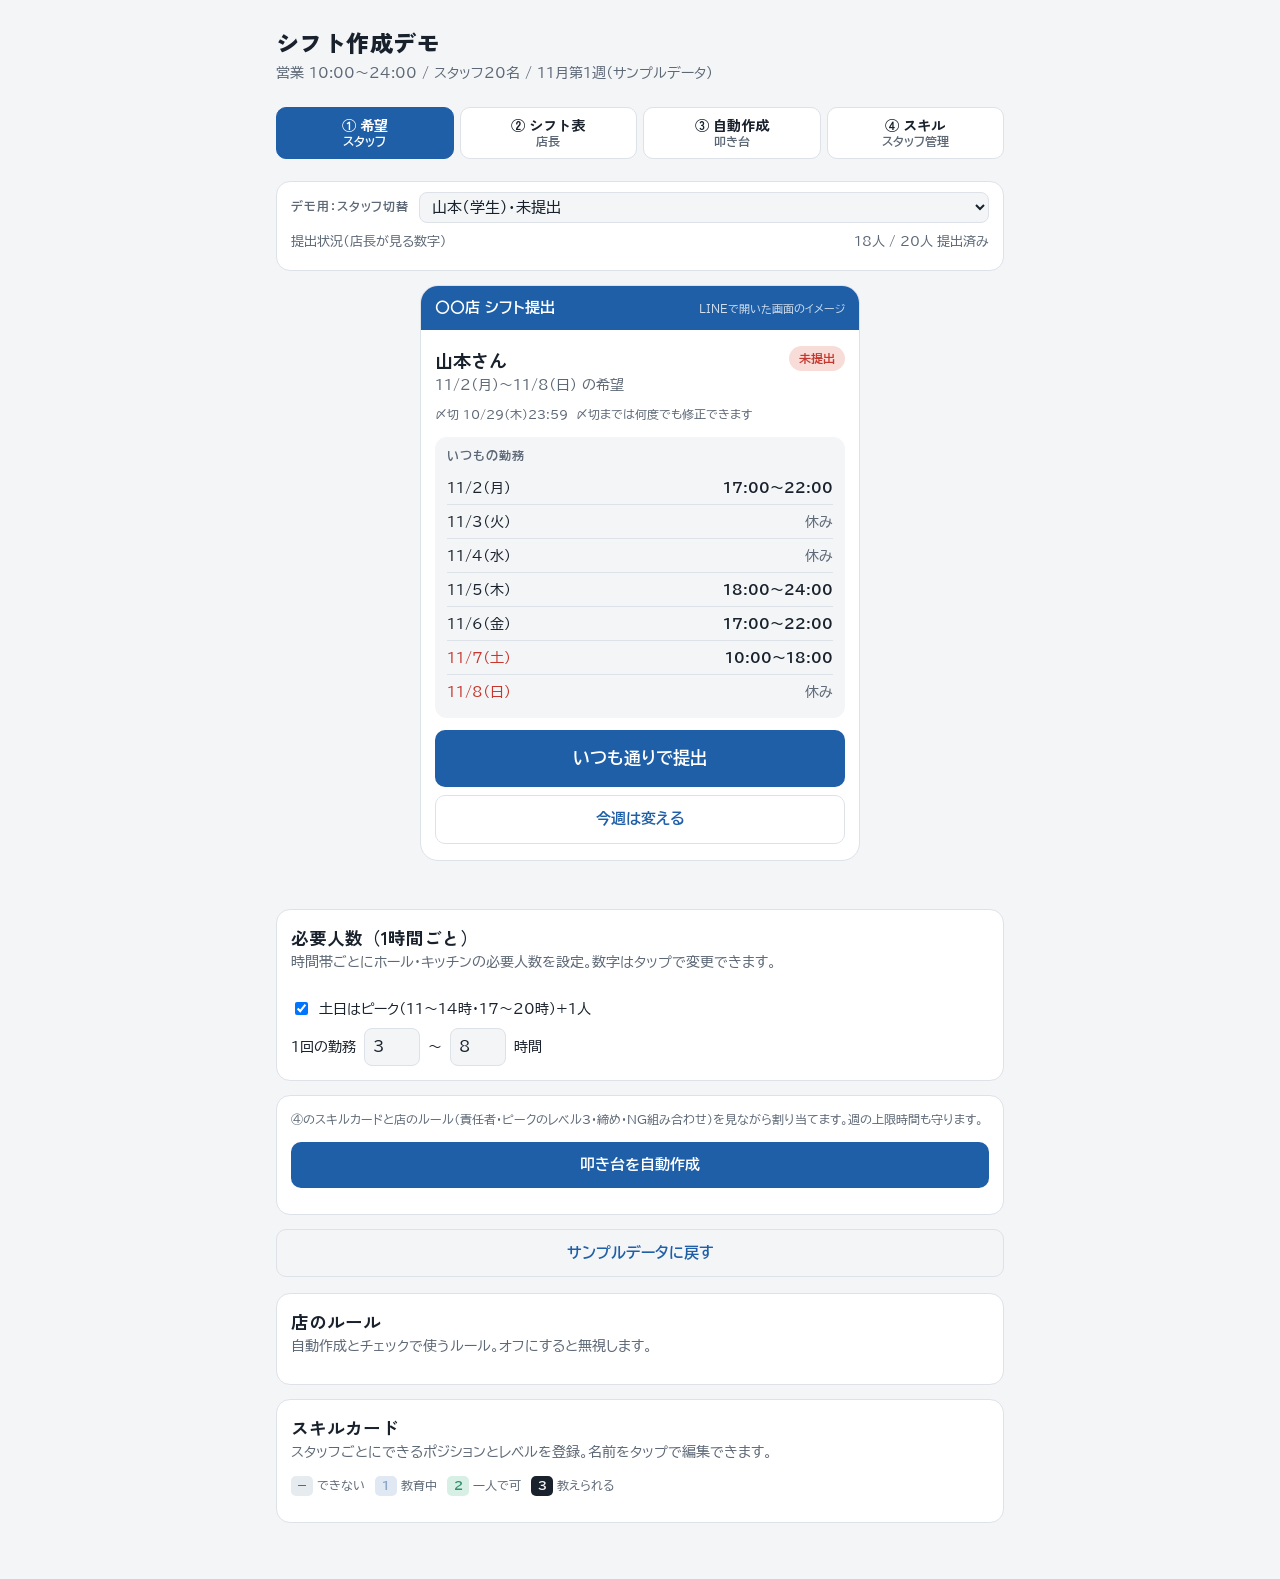
<file: reference/shift-demo.html>
<!doctype html>
<html lang="ja">
<meta charset="utf-8">
<meta name="viewport" content="width=device-width,initial-scale=1">
<title>シフト作成デモ</title>
<meta name="claude:viewport-fit-sides" content="cover">
<link rel="preconnect" href="https://fonts.googleapis.com">
<link rel="preconnect" href="https://fonts.gstatic.com" crossorigin>
<link rel="stylesheet" href="https://fonts.googleapis.com/css2?family=BIZ+UDPGothic:wght@400;700&family=Zen+Kaku+Gothic+New:wght@700;900&display=swap">
<style>
/* Layout: phone-first single column, sticky segmented tabs for the 3 steps (staff → manager → auto) */
:root{
  --bg:#f3f5f7; --surface:#ffffff; --line:#dde2e8; --fg:#18212c; --muted:#5d6876;
  --accent:#1f5fa8; --accent-ink:#ffffff;
  --hall:#d9822b; --hall-soft:#fbe9d6; --kitchen:#2f8f6f; --kitchen-soft:#d8efe6;
  --short:#c8372d; --short-soft:#f8dcd8; --ok:#e6ebf0; --over:#8aa6c9; --over-soft:#dfe8f3;
  --f-display:"Zen Kaku Gothic New","Hiragino Sans","Noto Sans JP",sans-serif;
  --f-body:"BIZ UDPGothic","Hiragino Sans","Noto Sans JP","Yu Gothic",sans-serif;
}
@media (prefers-color-scheme: dark){:root:not([data-theme="light"]){
  --bg:#12171d; --surface:#1b222b; --line:#2d3743; --fg:#e8edf2; --muted:#9aa6b4;
  --accent:#6fa6e8; --accent-ink:#0d1520;
  --hall:#eaa25c; --hall-soft:#3d2c1b; --kitchen:#5cc39d; --kitchen-soft:#183229;
  --short:#f07468; --short-soft:#43201d; --ok:#252e39; --over:#7f9fc6; --over-soft:#1f2c3c;
  color-scheme:dark}}
:root[data-theme="dark"]{
  --bg:#12171d; --surface:#1b222b; --line:#2d3743; --fg:#e8edf2; --muted:#9aa6b4;
  --accent:#6fa6e8; --accent-ink:#0d1520;
  --hall:#eaa25c; --hall-soft:#3d2c1b; --kitchen:#5cc39d; --kitchen-soft:#183229;
  --short:#f07468; --short-soft:#43201d; --ok:#252e39; --over:#7f9fc6; --over-soft:#1f2c3c;
  color-scheme:dark}
*{box-sizing:border-box}
body{background:var(--bg);color:var(--fg);font-family:var(--f-body);font-size:15px;line-height:1.6;font-variant-numeric:tabular-nums}
body::before{content:"";position:fixed;inset:0 0 auto;height:env(safe-area-inset-top,0px);z-index:10;background:var(--bg)}
.wrap{max-width:760px;margin:0 auto;padding-left:max(16px,env(safe-area-inset-left,0px));padding-right:max(16px,env(safe-area-inset-right,0px));padding-block:16px 48px;display:flex;flex-direction:column;gap:16px}
header h1{font-family:var(--f-display);font-weight:900;font-size:1.45rem;margin:0;letter-spacing:.02em;text-wrap:balance}
header p{margin:2px 0 0;color:var(--muted);font-size:.85rem}
.tabs{position:sticky;top:env(safe-area-inset-top,0px);z-index:5;background:var(--bg);padding-block:6px;display:grid;grid-template-columns:repeat(3,1fr);gap:6px}
.tab{font:inherit;font-weight:700;font-size:.82rem;line-height:1.3;padding:8px 4px;border-radius:10px;border:1px solid var(--line);background:var(--surface);color:var(--muted);cursor:pointer;display:flex;flex-direction:column;align-items:center}
.tab b{font-family:var(--f-display);font-size:1rem;color:var(--fg)}
.tab[aria-selected="true"]{background:var(--accent);border-color:var(--accent);color:var(--accent-ink)}
.tab[aria-selected="true"] b{color:var(--accent-ink)}
.tab:focus-visible,button:focus-visible,select:focus-visible,input:focus-visible{outline:2px solid var(--accent);outline-offset:2px}
section.panel{display:flex;flex-direction:column;gap:14px}
.card{background:var(--surface);border:1px solid var(--line);border-radius:14px;padding:14px;display:flex;flex-direction:column;gap:12px;min-width:0}
h2{font-family:var(--f-display);font-weight:700;font-size:1.1rem;margin:0}
.lead{color:var(--muted);font-size:.85rem;margin:0}
.eyebrow{font-size:.72rem;letter-spacing:.08em;color:var(--muted);font-weight:700}
select,input[type=number]{font:inherit;font-size:.95rem;padding:6px 8px;border-radius:8px;border:1px solid var(--line);background:var(--bg);color:var(--fg)}
.btn{font:inherit;font-weight:700;padding:11px 16px;border-radius:10px;border:0;background:var(--accent);color:var(--accent-ink);cursor:pointer;font-size:.95rem}
.btn.ghost{background:transparent;color:var(--accent);border:1px solid var(--line)}
.btn:active{transform:translateY(1px)}
.row{display:flex;gap:10px;align-items:center;flex-wrap:wrap}
.chip{display:inline-flex;align-items:center;gap:4px;font-size:.72rem;font-weight:700;padding:1px 7px;border-radius:99px;white-space:nowrap}
.chip.hall{background:var(--hall-soft);color:var(--hall)}
.chip.kitchen{background:var(--kitchen-soft);color:var(--kitchen)}
.chip.both{background:var(--ok);color:var(--fg)}
/* staff form */
.who{display:flex;gap:10px;align-items:center;flex-wrap:wrap}
.who select{flex:1;min-width:180px}
.days{display:flex;flex-direction:column}
.day{display:grid;grid-template-columns:76px auto 1fr;gap:8px;align-items:center;padding-block:9px;border-top:1px solid var(--line)}
.day:first-child{border-top:0}
.day .d{font-weight:700}
.day .d small{color:var(--muted);font-weight:400}
.day .d.we{color:var(--short)}
.switch{display:inline-flex;align-items:center;gap:6px;font-size:.8rem;cursor:pointer;user-select:none}
.switch input{width:18px;height:18px;accent-color:var(--accent)}
.times{display:flex;align-items:center;gap:4px;justify-content:flex-end}
.times select{padding:5px 4px;font-size:.9rem}
.times.off{opacity:.35;pointer-events:none}
.status{display:flex;justify-content:space-between;align-items:center;font-size:.82rem;color:var(--muted)}
.bar{height:6px;border-radius:3px;background:var(--ok);overflow:hidden;flex:1}
.bar i{display:block;height:100%;background:var(--accent)}
/* manager */
.daypick{display:flex;gap:6px;overflow-x:auto;padding-bottom:2px}
.daypick button{font:inherit;flex:0 0 auto;border:1px solid var(--line);background:var(--surface);color:var(--fg);border-radius:10px;padding:5px 9px;cursor:pointer;line-height:1.25;font-size:.8rem;text-align:center;position:relative}
.daypick button b{display:block;font-size:.95rem}
.daypick button.we{color:var(--short)}
.daypick button[aria-pressed="true"]{background:var(--fg);color:var(--bg);border-color:var(--fg)}
.daypick button .dot{position:absolute;top:4px;right:4px;width:6px;height:6px;border-radius:50%;background:var(--short)}
.kpis{display:grid;grid-template-columns:repeat(3,1fr);gap:8px}
.kpi{background:var(--bg);border-radius:10px;padding:8px 10px}
.kpi span{display:block;font-size:.7rem;color:var(--muted);font-weight:700}
.kpi b{font-family:var(--f-display);font-size:1.25rem}
.kpi b.bad{color:var(--short)}
.scroll{overflow-x:auto;margin-inline:-4px;padding-inline:4px}
table.heat{border-collapse:separate;border-spacing:2px;font-size:.72rem;width:100%;min-width:340px}
table.heat th{font-weight:400;color:var(--muted);text-align:center;padding:0}
table.heat th.r{text-align:left;font-weight:700;color:var(--fg);padding-right:4px;white-space:nowrap}
table.heat td{height:30px;border-radius:5px;text-align:center;font-weight:700;background:var(--ok);color:var(--muted);min-width:20px}
table.heat td.short{background:var(--short-soft);color:var(--short)}
table.heat td.over{background:var(--over-soft);color:var(--over)}
table.heat td small{display:block;font-weight:400;font-size:.62rem;line-height:1}
.legend{display:flex;gap:12px;flex-wrap:wrap;font-size:.72rem;color:var(--muted)}
.legend i{display:inline-block;width:10px;height:10px;border-radius:3px;margin-right:4px;vertical-align:-1px}
.gantt{display:flex;flex-direction:column;gap:3px;min-width:340px}
.g-row{display:grid;grid-template-columns:84px 1fr 26px;gap:6px;align-items:center}
.g-name{font-size:.8rem;font-weight:700;white-space:nowrap;overflow:hidden;text-overflow:ellipsis}
.g-track{display:grid;grid-template-columns:repeat(14,1fr);height:24px;background:repeating-linear-gradient(90deg,transparent 0,transparent calc(100%/14 - 1px),var(--line) calc(100%/14 - 1px),var(--line) calc(100%/14));border-radius:5px;background-color:var(--bg)}
.g-bar{border-radius:5px;font-size:.66rem;font-weight:700;display:flex;align-items:center;padding-inline:4px;overflow:hidden;white-space:nowrap;color:#fff}
.g-bar.hall{background:var(--hall)} .g-bar.kitchen{background:var(--kitchen)}
:root[data-theme="dark"] .g-bar{color:#111}
@media (prefers-color-scheme: dark){:root:not([data-theme="light"]) .g-bar{color:#111}}
.g-head .g-track{background:none;height:auto;font-size:.66rem;color:var(--muted)}
.g-head .g-track span{grid-column:span 2}
.x{font:inherit;border:0;background:transparent;color:var(--muted);cursor:pointer;font-size:1rem;padding:0;width:26px;height:26px;border-radius:6px}
.x:hover{background:var(--short-soft);color:var(--short)}
.empty{text-align:center;padding:22px 8px;color:var(--muted);display:flex;flex-direction:column;gap:10px;align-items:center}
.notice{background:var(--over-soft);color:var(--fg);border-radius:10px;padding:8px 12px;font-size:.82rem;display:flex;gap:8px;align-items:center;justify-content:space-between;flex-wrap:wrap}
.seg{display:grid;grid-template-columns:1fr 1fr;background:var(--surface);border:1px solid var(--line);border-radius:10px;padding:3px;gap:3px}
.seg button{font:inherit;font-weight:700;font-size:.85rem;border:0;border-radius:7px;padding:7px;background:transparent;color:var(--muted);cursor:pointer}
.seg button[aria-pressed="true"]{background:var(--fg);color:var(--bg)}
:root{--bar-s:70%;--bar-l:84%}
@media (prefers-color-scheme: dark){:root:not([data-theme="light"]){--bar-s:35%;--bar-l:32%}}
:root[data-theme="dark"]{--bar-s:35%;--bar-l:32%}
.sheet{min-width:640px;border:1.5px solid var(--fg)}
table.wk{border-collapse:collapse;font-size:.7rem;width:100%;table-layout:fixed}
table.wk + table.wk{border-top:1.5px solid var(--fg)}
table.wk th,table.wk td{border:1px solid var(--line);height:20px;padding:0 1px;text-align:center}
table.wk tr.first th{color:var(--muted);font-weight:400;height:18px;border-bottom:1px solid var(--muted)}
table.wk th.day{width:52px;font-weight:700;color:var(--fg);font-size:.78rem;line-height:1.3;border-right:1.5px solid var(--fg)}
table.wk th.day small{display:block}
table.wk th.day.sat{color:var(--accent)} table.wk th.day.sun{color:var(--short)}
table.wk th.memo-h{width:96px;color:var(--fg);font-weight:700;border-left:1.5px solid var(--fg)}
table.wk td.memo{border-left:1.5px solid var(--fg);vertical-align:top;padding:2px}
table.wk td.memo textarea{width:100%;height:100%;min-height:90px;border:0;resize:none;background:transparent;color:var(--short);font:inherit;font-size:.72rem;padding:2px}
table.wk td.nm{background:hsl(var(--h) var(--bar-s) var(--bar-l));color:var(--fg);font-weight:700;white-space:nowrap;overflow:hidden;text-overflow:ellipsis}
table.wk tr.sum td{height:18px;border-top:1px dashed var(--muted)}
table.wk tr.sum td.sh{color:var(--short);font-weight:700;background:var(--short-soft)}
.foot{margin:0;font-size:.75rem;color:var(--short)}
/* auto */
table.req{border-collapse:separate;border-spacing:2px;font-size:.75rem;min-width:520px}
table.req th{font-weight:400;color:var(--muted);padding:0 2px}
table.req th.r{text-align:left;color:var(--fg);font-weight:700;white-space:nowrap}
table.req input{width:34px;padding:4px 2px;text-align:center;font-size:.85rem}
.opts{display:flex;flex-direction:column;gap:8px;font-size:.88rem}
.opts label{display:flex;align-items:center;gap:8px;flex-wrap:wrap}
.opts input[type=number]{width:56px}
.result{display:flex;flex-direction:column;gap:10px}
.hours{display:flex;flex-direction:column;gap:5px;font-size:.8rem}
.hours div{display:grid;grid-template-columns:84px 1fr 72px;gap:8px;align-items:center}
.hours .cap{text-align:right;color:var(--muted)}
.hours .bar i.full{background:var(--short)}
.toast{position:fixed;left:50%;bottom:calc(20px + env(safe-area-inset-bottom,0px));transform:translateX(-50%);background:var(--fg);color:var(--bg);padding:10px 18px;border-radius:99px;font-weight:700;font-size:.88rem;z-index:20}
.note{font-size:.75rem;color:var(--muted);margin:0}
@media (prefers-reduced-motion:no-preference){.g-bar{transition:opacity .2s}}
.tabs{grid-template-columns:repeat(4,1fr)}
.tab{font-size:.72rem}
.tab b{font-size:.9rem}
/* skills */
.rules{display:flex;flex-direction:column;gap:8px;font-size:.88rem}
.rules label{display:flex;gap:8px;align-items:flex-start;cursor:pointer}
.rules input{width:18px;height:18px;accent-color:var(--accent);margin-top:2px;flex:0 0 auto}
.legend2{display:flex;gap:10px;flex-wrap:wrap;font-size:.75rem;color:var(--muted)}
.lv{display:inline-flex;align-items:center;justify-content:center;min-width:22px;height:20px;border-radius:5px;font-size:.72rem;font-weight:700;padding:0 4px}
.lv.l0{background:var(--ok);color:var(--muted)} .lv.l1{background:var(--over-soft);color:var(--over)}
.lv.l2{background:var(--kitchen-soft);color:var(--kitchen)} .lv.l3{background:var(--fg);color:var(--bg)}
.sk{border-top:1px solid var(--line)}
.sk:first-child{border-top:0}
.sk summary{list-style:none;cursor:pointer;display:grid;grid-template-columns:1fr auto;gap:8px;align-items:center;padding-block:10px}
.sk summary::-webkit-details-marker{display:none}
.sk summary .nm{font-weight:700}
.sk summary .nm small{color:var(--muted);font-weight:400;margin-left:4px}
.sk summary .tags{display:flex;gap:4px;flex-wrap:wrap;justify-content:flex-end}
.badge{font-size:.68rem;font-weight:700;padding:1px 6px;border-radius:99px;border:1px solid var(--line);color:var(--muted);white-space:nowrap}
.badge.on{border-color:var(--accent);color:var(--accent)}
.sk[open] summary{border-bottom:1px dashed var(--line)}
.ed{display:flex;flex-direction:column;gap:10px;padding-block:10px 14px}
.pos{display:grid;grid-template-columns:82px 1fr;gap:8px;align-items:center;font-size:.85rem}
.pos .side{font-size:.68rem;color:var(--muted);display:block;line-height:1}
.lvbtns{display:grid;grid-template-columns:repeat(4,1fr);gap:4px}
.lvbtns button{font:inherit;font-size:.8rem;font-weight:700;padding:6px 0;border-radius:7px;border:1px solid var(--line);background:var(--bg);color:var(--muted);cursor:pointer}
.lvbtns button[aria-pressed="true"]{background:var(--accent);border-color:var(--accent);color:var(--accent-ink)}
.toggles{display:flex;gap:8px;flex-wrap:wrap}
.tgl{font:inherit;font-size:.82rem;font-weight:700;padding:6px 12px;border-radius:99px;border:1px solid var(--line);background:var(--bg);color:var(--muted);cursor:pointer}
.tgl[aria-pressed="true"]{border-color:var(--accent);color:var(--accent);background:var(--over-soft)}
.ngrow{display:flex;gap:6px;flex-wrap:wrap;align-items:center;font-size:.82rem}
.ngrow select{font-size:.85rem;padding:4px 6px}
.ngchip{display:inline-flex;align-items:center;gap:2px;background:var(--short-soft);color:var(--short);border-radius:99px;padding:1px 4px 1px 8px;font-size:.78rem;font-weight:700}
.ngchip button{font:inherit;border:0;background:transparent;color:inherit;cursor:pointer;padding:0 4px}
/* ① LIFF風 */
.card.slim{gap:8px;padding-block:10px}
.liff{background:var(--surface);border:1px solid var(--line);border-radius:18px;overflow:hidden;max-width:440px;width:100%;margin-inline:auto}
.liff-bar{background:var(--accent);color:var(--accent-ink);padding:10px 14px;display:flex;justify-content:space-between;align-items:baseline;gap:8px;flex-wrap:wrap}
.liff-bar small{opacity:.8;font-size:.7rem}
.liff-body{padding:16px 14px;display:flex;flex-direction:column;gap:12px}
.liff-head{display:flex;justify-content:space-between;align-items:flex-start;gap:8px}
.liff-head .hi{margin:0;font-family:var(--f-display);font-weight:700;font-size:1.15rem}
.liff-head .lead{margin:0}
.pill{font-size:.75rem;font-weight:700;padding:3px 10px;border-radius:99px;white-space:nowrap}
.pill.ok{background:var(--kitchen-soft);color:var(--kitchen)} .pill.ng{background:var(--short-soft);color:var(--short)}
.dl{margin:-4px 0 0;font-size:.78rem;color:var(--muted)}
.box{background:var(--bg);border-radius:12px;padding:10px 12px;display:flex;flex-direction:column;gap:6px}
.box .eyebrow,.box .lead{margin:0}
ul.pat{list-style:none;margin:0;padding:0;display:flex;flex-direction:column}
ul.pat li{display:flex;justify-content:space-between;padding-block:5px;border-top:1px solid var(--line);font-size:.9rem}
ul.pat li:first-child{border-top:0}
ul.pat li.we span{color:var(--short)}
ul.pat b.off{color:var(--muted);font-weight:400}
.acts{display:flex;flex-direction:column;gap:8px}
.btn.big{padding:15px;font-size:1.05rem}
.switch.keep{font-size:.85rem}
.chat{display:flex;flex-direction:column;gap:6px}
.bubble{background:var(--bg);border-radius:4px 16px 16px 16px;padding:12px 14px;display:flex;flex-direction:column;gap:6px;max-width:92%}
.bubble p{margin:0}
.bubble .ttl{font-weight:700;color:var(--kitchen);font-size:1rem}
.bubble .small{font-size:.75rem;color:var(--muted)}
.bubble ul.pat li{font-size:.85rem;padding-block:3px}
.chat-note{margin:0;font-size:.72rem;color:var(--muted)}
/* checks */
.checks{display:flex;flex-direction:column;gap:8px}
.chk-day{display:grid;grid-template-columns:52px 1fr;gap:8px;font-size:.82rem;align-items:start}
.chk-day b{font-size:.82rem}
.chk-day b.sat{color:var(--accent)} .chk-day b.sun{color:var(--short)}
.chk-day ul{margin:0;padding:0;list-style:none;display:flex;flex-direction:column;gap:3px}
.chk-day li{display:flex;gap:6px;align-items:baseline}
.tag{font-size:.66rem;font-weight:700;padding:1px 6px;border-radius:4px;white-space:nowrap;background:var(--short-soft);color:var(--short)}
.tag.w{background:var(--over-soft);color:var(--over)}
.okline{color:var(--muted);font-size:.82rem}
</style>

<div class="wrap">
  <header>
    <h1>シフト作成デモ</h1>
    <p>営業 10:00〜24:00 / スタッフ20名 / 11月第1週（サンプルデータ）</p>
  </header>

  <nav class="tabs" role="tablist">
    <button class="tab" role="tab" aria-selected="true" data-tab="staff"><b>① 希望</b>スタッフ</button>
    <button class="tab" role="tab" aria-selected="false" data-tab="mgr"><b>② シフト表</b>店長</button>
    <button class="tab" role="tab" aria-selected="false" data-tab="auto"><b>③ 自動作成</b>叩き台</button>
    <button class="tab" role="tab" aria-selected="false" data-tab="skill"><b>④ スキル</b>スタッフ管理</button>
  </nav>

  <!-- ① staff -->
  <section class="panel" id="p-staff">
    <div class="card slim">
      <div class="who">
        <label class="eyebrow" for="whoSel">デモ用：スタッフ切替</label>
        <select id="whoSel"></select>
      </div>
      <div class="status"><span>提出状況（店長が見る数字）</span><span id="submitCount"></span></div>
      <div class="bar"><i id="submitBar"></i></div>
    </div>
    <div class="liff">
      <div class="liff-bar"><b>〇〇店 シフト提出</b><small>LINEで開いた画面のイメージ</small></div>
      <div class="liff-body" id="liffBody"></div>
    </div>
  </section>

  <!-- ② manager -->
  <section class="panel" id="p-mgr" hidden>
    <div class="daypick" id="dayPick"></div>
    <div id="mgrBody"></div>
  </section>

  <!-- ③ auto -->
  <section class="panel" id="p-auto" hidden>
    <div class="card">
      <div>
        <h2>必要人数（1時間ごと）</h2>
        <p class="lead">時間帯ごとにホール・キッチンの必要人数を設定。数字はタップで変更できます。</p>
      </div>
      <div class="scroll"><table class="req" id="reqTable"></table></div>
      <div class="opts">
        <label><input type="checkbox" id="weBoost" checked> 土日はピーク（11〜14時・17〜20時）+1人</label>
        <label>1回の勤務 <input type="number" id="minLen" min="2" max="6" value="3"> 〜 <input type="number" id="maxLen" min="4" max="10" value="8"> 時間</label>
      </div>
    </div>
    <div class="card">
      <p class="note">④のスキルカードと店のルール（責任者・ピークのレベル3・締め・NG組み合わせ）を見ながら割り当てます。週の上限時間も守ります。</p>
      <button class="btn" id="genBtn">叩き台を自動作成</button>
      <div class="result" id="result"></div>
    </div>
    <button class="btn ghost" id="resetBtn">サンプルデータに戻す</button>
  </section>

  <!-- ④ skills -->
  <section class="panel" id="p-skill" hidden>
    <div class="card">
      <div><h2>店のルール</h2><p class="lead">自動作成とチェックで使うルール。オフにすると無視します。</p></div>
      <div class="rules" id="rules"></div>
    </div>
    <div class="card">
      <div><h2>スキルカード</h2><p class="lead">スタッフごとにできるポジションとレベルを登録。名前をタップで編集できます。</p></div>
      <div class="legend2"><span><span class="lv l0">−</span> できない</span><span><span class="lv l1">1</span> 教育中</span><span><span class="lv l2">2</span> 一人で可</span><span><span class="lv l3">3</span> 教えられる</span></div>
      <div id="skillList"></div>
    </div>
  </section>
</div>
<div class="toast" id="toast" hidden></div>

<script>
(function(){
const H0=10, N=14;
const DAYS=[["11/2","月"],["11/3","火"],["11/4","水"],["11/5","木"],["11/6","金"],["11/7","土"],["11/8","日"]];
const isWE=d=>d>=5;
const ROLE={hall:"ホール",kitchen:"キッチン"};
const POS=[["reg","レジ","hall"],["drink","ドリンク","hall"],["dt","DT","hall"],["fry","フライヤー","kitchen"],["build","組立","kitchen"]];
const STAFF=[
 ["佐藤","hall","主婦",25],["鈴木","kitchen","フリーター",40],["高橋","both","学生",20],["田中","hall","学生",20],
 ["伊藤","both","フリーター",40],["渡辺","kitchen","主婦",25],["山本","both","学生",20],["中村","hall","主婦",25],
 ["小林","kitchen","学生",20],["加藤","both","フリーター",40],["吉田","hall","学生",20],["山田","kitchen","フリーター",40],
 ["佐々木","both","主婦",25],["山口","hall","フリーター",40],["松本","kitchen","学生",20],["井上","both","学生",20],
 ["木村","both","フリーター",40],["林","kitchen","主婦",25],["斎藤","both","学生",20],["清水","hall","フリーター",40]
].map((a,i)=>({id:i,name:a[0],orig:a[1],type:a[2],cap:a[3]}));
const BASE={hall:[2,3,3,3,2,2,2,3,3,3,2,2,1,1],kitchen:[2,3,3,3,2,2,2,3,3,3,2,2,1,1]};
const PEAK=h=>(h>=11&&h<14)||(h>=17&&h<20);
const RULES=[["leader","営業中は毎時間、時間帯責任者を1人以上"],["peak3","ピーク帯（11〜14時・17〜20時）はホール・キッチンそれぞれレベル3を1人以上"],["close","閉店（23〜24時）は締め作業ができる人を1人以上"],["ng","NG組み合わせは同じ時間に入れない"],["rookie","教育中（レベル1）の人はレベル3と同じ時間にする"]];

function rng(seed){return function(){seed|=0;seed=seed+0x6D2B79F5|0;let t=Math.imul(seed^seed>>>15,1|seed);t=t+Math.imul(t^t>>>7,61|t)^t;return((t^t>>>14)>>>0)/4294967296}}
function sampleReq(){
  const r=rng(42), req={};
  STAFF.forEach(s=>{req[s.id]=DAYS.map((_,d)=>{
    const x=r(), y=r();
    if(s.type==="主婦") return !isWE(d)&&x<.75?[10,y<.5?15:16]:null;
    if(s.type==="学生") return isWE(d)?(x<.75?(y<.5?[10,18]:[14,24]):null):(x<.6?(y<.5?[17,22]:[18,24]):null);
    const opts=[[10,18],[14,24],[10,16],[16,24],[11,20]];
    return x<.72?opts[Math.floor(y*opts.length)]:null;
  })});
  return req;
}
function sampleSkills(){
  const r=rng(7), sk={};
  STAFF.forEach(s=>{
    const top=s.type==="フリーター"?3:s.type==="主婦"?(r()<.6?3:2):(r()<.25?2:1);
    const pos={};
    POS.forEach(([k,,side])=>{
      const mine=s.orig==="both"||s.orig===side;
      if(!mine){pos[k]=0;return}
      let v=top-(r()<.35?1:0); if(s.orig==="both"&&side==="kitchen")v=Math.max(1,v-1);
      if(k==="dt"&&s.type==="学生"&&v<2)v=0;
      pos[k]=Math.max(0,Math.min(3,v));
    });
    sk[s.id]={pos,leader:s.type==="フリーター"||s.id===12,close:s.type!=="主婦"&&top>=2||s.type==="フリーター",cap:s.cap,ng:[]};
  });
  sk[3].ng=[10]; sk[10].ng=[3]; // 田中×吉田
  return sk;
}
const UNSUB=[6,15]; // サンプルで未提出の人
function fresh(){
  const usual=sampleReq(), req={}, sub={};
  STAFF.forEach(s=>{
    sub[s.id]=!UNSUB.includes(s.id);
    req[s.id]=sub[s.id]?usual[s.id].map(v=>v&&v.slice()):DAYS.map(()=>null);
  });
  req[0][2]=null; req[4][5]=[10,16]; // 今週だけ変えた人
  return{usual,req,sub,skills:sampleSkills(),rules:{leader:true,peak3:true,close:true,ng:true,rookie:true},shifts:null,base:JSON.parse(JSON.stringify(BASE)),stale:false,notes:{}};
}
let state;
try{const s=JSON.parse(localStorage.getItem("shiftdemo-v3")||"null");state=s&&s.req&&s.skills&&s.usual?s:fresh()}catch(e){state=fresh()}
function save(){try{localStorage.setItem("shiftdemo-v3",JSON.stringify(state))}catch(e){}}

const $=id=>document.getElementById(id);
const SK=id=>state.skills[id];
const lvl=(id,role)=>Math.max(0,...POS.filter(p=>p[2]===role).map(p=>SK(id).pos[p[0]]));
const rolesOf=id=>["hall","kitchen"].filter(r=>lvl(id,r)>0);
const isNG=(a,b)=>SK(a).ng.includes(b)||SK(b).ng.includes(a);
function toast(m){const t=$("toast");t.textContent=m;t.hidden=false;clearTimeout(toast.t);toast.t=setTimeout(()=>t.hidden=true,1800)}
const lvChip=(r,v)=>`<span class="chip ${r}">${ROLE[r]} ${v?"Lv"+v:"−"}</span>`;
function markStale(){if(state.shifts)state.stale=true}

/* tabs */
document.querySelectorAll(".tab").forEach(b=>b.onclick=()=>show(b.dataset.tab));
function show(t){document.querySelectorAll(".tab").forEach(b=>b.setAttribute("aria-selected",b.dataset.tab===t));
  ["staff","mgr","auto","skill"].forEach(k=>$("p-"+k).hidden=k!==t);
  if(t==="staff")renderStaff(); if(t==="mgr")renderMgr(); if(t==="auto")renderAuto(); if(t==="skill")renderSkill(); window.scrollTo({top:0})}

/* ① staff */
$("whoSel").innerHTML=STAFF.map(s=>`<option value="${s.id}">${s.name}（${s.type}）${UNSUB.includes(s.id)?"・未提出":""}</option>`).join("");
$("whoSel").value=String(UNSUB[0]);
const hourOpts=(from,to,sel)=>{let o="";for(let h=from;h<=to;h++)o+=`<option value="${h}"${h===sel?" selected":""}>${h}:00</option>`;return o};
const WEEK="11/2（月）〜11/8（日）", DEADLINE="10/29（木）23:59";
let staffMode="home";
const patList=p=>`<ul class="pat">${DAYS.map((d,i)=>`<li class="${isWE(i)?"we":""}"><span>${d[0]}（${d[1]}）</span><b class="${p[i]?"":"off"}">${p[i]?`${p[i][0]}:00〜${p[i][1]}:00`:"休み"}</b></li>`).join("")}</ul>`;
const same=(a,b)=>JSON.stringify(a)===JSON.stringify(b);
function renderStaff(){
  const id=+$("whoSel").value, s=STAFF[id], sub=state.sub[id], usual=state.usual[id], hasUsual=usual.some(Boolean);
  const n=STAFF.filter(x=>state.sub[x.id]).length;
  $("submitCount").textContent=`${n}人 / ${STAFF.length}人 提出済み`;$("submitBar").style.width=(n/STAFF.length*100)+"%";
  const head=`<div class="liff-head"><div><p class="hi">${s.name}さん</p><p class="lead">${WEEK} の希望</p></div><span class="pill ${sub?"ok":"ng"}">${sub?"提出済み":"未提出"}</span></div>
    <p class="dl">〆切 ${DEADLINE}　〆切までは何度でも修正できます</p>`;
  let html="";
  if(staffMode==="done"){
    html=`<div class="chat"><div class="bubble"><p class="ttl">✓ 希望を受け付けました</p><p>${WEEK}</p>${patList(state.req[id])}<p class="small">〆切（${DEADLINE}）までは修正できます。</p></div><p class="chat-note">LINEのトークにも同じ内容が届きます</p></div>
      <div class="acts"><button class="btn ghost" id="stEdit">内容を修正する</button><button class="btn ghost" id="stBack">トップに戻る</button></div>`;
  }else if(staffMode==="edit"){
    const base=sub?state.req[id]:(hasUsual?usual:DAYS.map(()=>null));
    html=`${head}<div class="days" id="dayForm">${DAYS.map((d,i)=>{const v=base[i];const on=!!v;const a=v?v[0]:17,b=v?v[1]:22;
      return `<div class="day"><div class="d${isWE(i)?" we":""}">${d[0]}<small>（${d[1]}）</small></div>
        <label class="switch"><input type="checkbox" id="on${i}" ${on?"checked":""}>出勤可</label>
        <div class="times${on?"":" off"}" id="tm${i}"><select id="s${i}" aria-label="開始">${hourOpts(10,23,a)}</select>〜<select id="e${i}" aria-label="終了">${hourOpts(11,24,b)}</select></div></div>`}).join("")}</div>
      <label class="switch keep"><input type="checkbox" id="keepUsual">この内容を「いつもの勤務」にする</label>
      <div class="acts"><button class="btn" id="submitBtn">この内容で提出する</button><button class="btn ghost" id="stBack">戻る</button></div>`;
  }else{
    html=head+(sub?`<div class="box"><p class="eyebrow">提出した内容</p>${patList(state.req[id])}</div>
        <div class="acts"><button class="btn ghost" id="stEdit">内容を修正する</button></div>`
      :hasUsual?`<div class="box"><p class="eyebrow">いつもの勤務</p>${patList(usual)}</div>
        <div class="acts"><button class="btn big" id="stUsual">いつも通りで提出</button><button class="btn ghost" id="stEdit">今週は変える</button></div>`
      :`<div class="box"><p class="lead">「いつもの勤務」が未登録です。入力した内容を次回から使えます。</p></div>
        <div class="acts"><button class="btn big" id="stEdit">希望を入力する</button></div>`);
  }
  $("liffBody").innerHTML=html;
  if(staffMode==="edit")DAYS.forEach((_,i)=>$("on"+i).onchange=e=>$("tm"+i).classList.toggle("off",!e.target.checked));
  const on=(k,f)=>{if($(k))$(k).onclick=f};
  on("stEdit",()=>{staffMode="edit";renderStaff()});
  on("stBack",()=>{staffMode="home";renderStaff()});
  on("stUsual",()=>submit(id,usual.map(v=>v&&v.slice()),false));
  on("submitBtn",()=>{
    const out=[];
    for(let i=0;i<7;i++){if(!$("on"+i).checked){out.push(null);continue}
      const a=+$("s"+i).value,b=+$("e"+i).value; if(b-a<2){toast(`${DAYS[i][0]}：2時間以上で入力してください`);return} out.push([a,b])}
    submit(id,out,$("keepUsual").checked);
  });
}
function submit(id,out,keep){
  const changed=!state.sub[id]||!same(state.req[id],out);
  state.req[id]=out; state.sub[id]=true; if(keep)state.usual[id]=out.map(v=>v&&v.slice());
  if(changed)markStale(); save(); staffMode="done"; renderStaff(); window.scrollTo({top:0});
  const o=$("whoSel").querySelector(`option[value="${id}"]`); if(o)o.textContent=`${STAFF[id].name}（${STAFF[id].type}）`;
}
$("whoSel").onchange=()=>{staffMode="home";renderStaff()};

/* need & coverage */
function need(d,role,slot){return state.base[role][slot]+($("weBoost").checked&&isWE(d)&&PEAK(H0+slot)?1:0)}
function cover(d){const c={hall:Array(N).fill(0),kitchen:Array(N).fill(0)};(state.shifts?state.shifts[d]:[]).forEach(x=>{for(let h=x.s;h<x.e;h++)c[x.role][h-H0]++});return c}
function dayShort(d){const c=cover(d);let s=0,t=0;["hall","kitchen"].forEach(r=>{for(let i=0;i<N;i++){const n=need(d,r,i);t+=n;s+=Math.max(0,n-c[r][i])}});return{s,t}}

/* ③ generate */
function generate(){
  const R=state.rules;
  const minL=Math.max(2,+$("minLen").value||3), maxL=Math.max(minL,+$("maxLen").value||8);
  const used=STAFF.map(()=>0), shifts=DAYS.map(()=>[]);
  [5,6,4,0,1,2,3].forEach(d=>{
    const c={hall:Array(N).fill(0),kitchen:Array(N).fill(0)}, lead=Array(N).fill(0), v3={hall:Array(N).fill(0),kitchen:Array(N).fill(0)}, closer=[0], done=new Set();
    for(;;){
      let best=null;
      STAFF.forEach(s=>{
        const w=state.req[s.id][d], k=SK(s.id); if(!w||done.has(s.id))return;
        const rem=k.cap-used[s.id]; if(rem<minL)return;
        rolesOf(s.id).forEach(role=>{
          const L3=lvl(s.id,role)===3, L1=lvl(s.id,role)===1;
          for(let a=w[0];a+minL<=w[1];a++)for(let len=minL;len<=Math.min(maxL,w[1]-a,rem);len++){
            const e=a+len;
            if(R.ng&&shifts[d].some(x=>isNG(x.sid,s.id)&&x.s<e&&a<x.e))continue;
            let hit=0,lh=0,ph=0,useful=0,alone=0,ch=0;
            for(let h=a;h<e;h++){const i=h-H0;let u=false;
              if(c[role][i]<need(d,role,i)){hit++;u=true}
              if(R.leader&&k.leader&&lead[i]===0){lh++;u=true}
              if(R.peak3&&L3&&PEAK(h)&&v3[role][i]===0&&need(d,role,i)>0){ph++;u=true}
              if(R.rookie&&L1&&v3[role][i]===0)alone++;
              if(u)useful++}
            if(R.close&&k.close&&e===24&&closer[0]===0)ch=1;
            if(!useful)continue;
            const score=hit+1.2*lh+.8*ph+1.5*ch-.6*(len-useful)-.4*alone-used[s.id]/200;
            if(!best||score>best.score)best={score,sid:s.id,role,s:a,e};
          }});
      });
      if(!best||best.score<=0)break;
      const k=SK(best.sid);
      shifts[d].push({sid:best.sid,role:best.role,s:best.s,e:best.e});done.add(best.sid);used[best.sid]+=best.e-best.s;
      for(let h=best.s;h<best.e;h++){const i=h-H0;c[best.role][i]++;if(k.leader)lead[i]++;if(lvl(best.sid,best.role)===3)v3[best.role][i]++}
      if(k.close&&best.e===24)closer[0]++;
    }
  });
  state.shifts=shifts;state.stale=false;save();
}

/* checks */
function ranges(flags){const out=[];let st=-1;for(let i=0;i<=N;i++){if(i<N&&flags[i]){if(st<0)st=i}else if(st>=0){out.push(`${H0+st}〜${H0+i}時`);st=-1}}return out.join("、")}
function checks(d){
  const R=state.rules, list=state.shifts[d], out=[];
  const at=i=>list.filter(x=>x.s<=H0+i&&H0+i<x.e);
  const sh=dayShort(d).s; if(sh)out.push(["不足",`人手が足りない時間 合計${sh}人×h`,""]);
  if(R.leader){const f=Array.from({length:N},(_,i)=>!at(i).some(x=>SK(x.sid).leader));const t=ranges(f);if(t)out.push(["責任者",`責任者がいない：${t}`,""])}
  if(R.peak3)["hall","kitchen"].forEach(r=>{const f=Array.from({length:N},(_,i)=>PEAK(H0+i)&&!at(i).some(x=>x.role===r&&lvl(x.sid,r)===3));const t=ranges(f);if(t)out.push(["ピーク",`${ROLE[r]}にレベル3がいない：${t}`,""])});
  if(R.close&&!list.some(x=>x.e===24&&SK(x.sid).close))out.push(["締め","閉店時に締め作業ができる人がいない",""]);
  if(R.ng)list.forEach((a,i)=>list.slice(i+1).forEach(b=>{if(isNG(a.sid,b.sid)&&a.s<b.e&&b.s<a.e)out.push(["NG",`${STAFF[a.sid].name}さんと${STAFF[b.sid].name}さんが同じ時間`,""])}));
  if(R.rookie)list.forEach(x=>{if(lvl(x.sid,x.role)!==1)return;const f=Array.from({length:N},(_,i)=>{const h=H0+i;return h>=x.s&&h<x.e&&!at(i).some(y=>y.role===x.role&&lvl(y.sid,x.role)===3)});const t=ranges(f);if(t)out.push(["教育中",`${STAFF[x.sid].name}さんの時間にレベル3がいない：${t}`,"w"])});
  return out;
}

function renderAuto(){
  let h=`<tr><th class="r"></th>${Array.from({length:N},(_,i)=>`<th>${H0+i}</th>`).join("")}</tr>`;
  ["hall","kitchen"].forEach(r=>{h+=`<tr><th class="r">${ROLE[r]}</th>${state.base[r].map((v,i)=>`<td><input type="number" min="0" max="9" id="rq-${r}-${i}" value="${v}" aria-label="${ROLE[r]} ${H0+i}時"></td>`).join("")}</tr>`});
  $("reqTable").innerHTML=h;
  ["hall","kitchen"].forEach(r=>{for(let i=0;i<N;i++)$(`rq-${r}-${i}`).onchange=e=>{state.base[r][i]=Math.max(0,+e.target.value||0);markStale();save()}});
  renderResult();
}
function renderResult(){
  if(!state.shifts){$("result").innerHTML="";return}
  let s=0,t=0,w=0;DAYS.forEach((_,d)=>{const x=dayShort(d);s+=x.s;t+=x.t;w+=checks(d).filter(c=>c[0]!=="不足").length});
  const used=STAFF.map(()=>0);state.shifts.forEach(day=>day.forEach(x=>used[x.sid]+=x.e-x.s));
  $("result").innerHTML=`<div class="kpis"><div class="kpi"><span>充足率</span><b>${Math.round((1-s/t)*100)}%</b></div>
   <div class="kpi"><span>不足（人×時間）</span><b class="${s?"bad":""}">${s}</b></div><div class="kpi"><span>ルールの注意</span><b class="${w?"bad":""}">${w}件</b></div></div>
   <button class="btn ghost" id="toMgr">② シフト表で確認・手直しする</button>
   <div class="eyebrow">スタッフ別の週合計 / 上限</div>
   <div class="hours">${STAFF.map(st=>`<div><span>${st.name}</span><span class="bar"><i class="${used[st.id]>=SK(st.id).cap?"full":""}" style="width:${Math.min(100,used[st.id]/SK(st.id).cap*100)}%"></i></span><span class="cap">${used[st.id]} / ${SK(st.id).cap}h</span></div>`).join("")}</div>`;
  $("toMgr").onclick=()=>show("mgr");
}
$("genBtn").onclick=()=>{generate();renderResult();toast("叩き台を作成しました")};
$("weBoost").onchange=()=>{if(state.shifts)renderResult()};
$("resetBtn").onclick=()=>{state=fresh();save();renderStaff();renderAuto();toast("サンプルデータに戻しました")};

/* ② manager */
let selDay=5, mgrView="table";
function lanes(list){const L=[];list.slice().sort((a,b)=>a.s-b.s||a.e-b.e).forEach(x=>{let i=L.findIndex(l=>l.end<=x.s);if(i<0){L.push({end:0,items:[]});i=L.length-1}L[i].items.push(x);L[i].end=x.e});return L}
const hue=sid=>(sid*137)%360;
function weekTable(d){
  const ls=lanes(state.shifts[d]); while(ls.length<6)ls.push({items:[]});
  const rows=ls.length+1, dcls=d===5?"sat":d===6?"sun":"";
  const head=`<tr class="first"><th class="lab day ${dcls}" rowspan="${rows+1}">${DAYS[d][0]}<small>${DAYS[d][1]}</small></th>${Array.from({length:N},(_,i)=>`<th>${H0+i}</th>`).join("")}<th class="memo-h">備考</th></tr>`;
  let body="";
  ls.forEach((l,li)=>{let row="",h=H0;l.items.forEach(x=>{for(;h<x.s;h++)row+="<td></td>";
      const st=STAFF[x.sid];
      row+=`<td colspan="${x.e-x.s}" class="nm" style="--h:${hue(x.sid)}" title="${st.name} ${x.s}:00〜${x.e}:00（${ROLE[x.role]} Lv${lvl(x.sid,x.role)}${SK(x.sid).leader?"・責任者":""}）">＜${SK(x.sid).leader?"★":""}${st.name}＞</td>`;h=x.e});
    for(;h<H0+N;h++)row+="<td></td>";
    body+=`<tr>${row}${li===0?`<td class="memo" rowspan="${rows}"><textarea id="memo${d}" aria-label="${DAYS[d][0]}の備考" placeholder="例：シェイク分解">${(state.notes&&state.notes[d])||""}</textarea></td>`:""}</tr>`});
  const c=cover(d);
  body+=`<tr class="sum">${Array.from({length:N},(_,i)=>{const s=["hall","kitchen"].reduce((a,r)=>a+Math.max(0,need(d,r,i)-c[r][i]),0);return `<td class="${s?"sh":""}">${s?"−"+s:""}</td>`}).join("")}</tr>`;
  return `<table class="wk">${head}${body}</table>`;
}
function checkCard(days){
  const rows=days.map(d=>{const c=checks(d);if(!c.length)return "";const dc=d===5?"sat":d===6?"sun":"";
    return `<div class="chk-day"><b class="${dc}">${DAYS[d][0]}（${DAYS[d][1]}）</b><ul>${c.map(x=>`<li><span class="tag ${x[2]}">${x[0]}</span><span>${x[1]}</span></li>`).join("")}</ul></div>`}).join("");
  return `<div class="card"><div><h2>チェック</h2><p class="lead">④のルールとスキルカードをもとに確認しています。</p></div><div class="checks">${rows||'<p class="okline">ルール違反はありません。</p>'}</div></div>`;
}
const staleBox=()=>state.stale?`<div class="notice"><span>希望・必要人数・スキルが変わりました。作り直すと反映されます。</span><button class="btn ghost" id="regen">作り直す</button></div>`:"";
function renderMgr(){
  const vt=`<div class="seg" role="group"><button aria-pressed="${mgrView==="table"}" data-v="table">週間シフト表</button><button aria-pressed="${mgrView==="heat"}" data-v="heat">日別の過不足</button></div>`;
  if(!state.shifts){$("dayPick").innerHTML="";$("mgrBody").innerHTML=`<div class="card"><div class="empty"><b>まだシフトがありません</b><span>③で希望とスキルをもとに叩き台を自動作成すると、ここにシフト表が表示されます。</span><button class="btn" id="goAuto">③ 自動作成へ</button></div></div>`;$("goAuto").onclick=()=>show("auto");return}
  if(mgrView==="table"){
    $("dayPick").innerHTML="";
    $("mgrBody").innerHTML=`<div style="display:flex;flex-direction:column;gap:14px">${vt}${staleBox()}
      <div class="card"><div class="row" style="justify-content:space-between"><h2>〇〇店 シフト表</h2><span class="lead">2026年 11/2〜11/8　★＝責任者</span></div>
      <div class="scroll"><div class="sheet">${DAYS.map((_,d)=>weekTable(d)).join("")}</div></div>
      <p class="foot">※シフト希望は毎週木曜日〆切です。（備考欄はタップして入力できます）</p></div>
      ${checkCard([0,1,2,3,4,5,6])}</div>`;
    DAYS.forEach((_,d)=>{const t=$("memo"+d);if(t)t.oninput=()=>{state.notes=state.notes||{};state.notes[d]=t.value;save()}});
    bindMgr();return;
  }
  $("dayPick").innerHTML=DAYS.map((d,i)=>{const bad=checks(i).length>0;
    return `<button class="${isWE(i)?"we":""}" aria-pressed="${i===selDay}" data-d="${i}">${bad?'<span class="dot"></span>':""}<b>${d[0]}</b>${d[1]}</button>`}).join("");
  $("dayPick").querySelectorAll("button").forEach(b=>b.onclick=()=>{selDay=+b.dataset.d;renderMgr()});
  const d=selDay, c=cover(d), x=dayShort(d), list=state.shifts[d].slice().sort((a,b)=>a.s-b.s||a.role.localeCompare(b.role));
  let heat=`<tr><th class="r"></th>${Array.from({length:N},(_,i)=>`<th>${H0+i}</th>`).join("")}</tr>`;
  ["hall","kitchen"].forEach(r=>{heat+=`<tr><th class="r">${ROLE[r]}</th>${c[r].map((v,i)=>{const n=need(d,r,i),df=v-n;
    return `<td class="${df<0?"short":df>0?"over":""}" title="${H0+i}時 ${v}/${n}人">${df<0?df:df>0?"+"+df:"✓"}<small>${v}/${n}</small></td>`}).join("")}</tr>`});
  const gantt=list.map(s=>{const st=STAFF[s.sid];return `<div class="g-row"><div class="g-name">${SK(s.sid).leader?"★":""}${st.name} <span class="lv l${lvl(s.sid,s.role)}">${lvl(s.sid,s.role)}</span></div>
    <div class="g-track"><div class="g-bar ${s.role}" style="grid-column:${s.s-H0+1}/${s.e-H0+1}">${s.s}-${s.e}</div></div>
    <button class="x" data-k="${state.shifts[d].indexOf(s)}" aria-label="${st.name}さんのシフトを外す">×</button></div>`}).join("");
  $("mgrBody").innerHTML=`<div style="display:flex;flex-direction:column;gap:14px">${vt}${staleBox()}
   <div class="card"><div class="row" style="justify-content:space-between"><h2>${DAYS[d][0]}（${DAYS[d][1]}）の過不足</h2><span class="lead">${list.length}人出勤</span></div>
    <div class="kpis"><div class="kpi"><span>不足</span><b class="${x.s?"bad":""}">${x.s}人×h</b></div><div class="kpi"><span>必要</span><b>${x.t}人×h</b></div><div class="kpi"><span>充足率</span><b>${Math.round((1-x.s/x.t)*100)}%</b></div></div>
    <div class="scroll"><table class="heat">${heat}</table></div>
    <div class="legend"><span><i style="background:var(--short-soft)"></i>不足</span><span><i style="background:var(--ok)"></i>ちょうど</span><span><i style="background:var(--over-soft)"></i>多い</span><span>下段＝配置/必要</span></div></div>
   ${checkCard([d])}
   <div class="card"><div><h2>出勤者</h2><p class="lead">× でシフトを外すと、過不足とチェックがすぐ変わります。数字はその日のポジションのレベル。</p></div>
    <div class="scroll"><div class="gantt"><div class="g-row g-head"><div></div><div class="g-track">${[10,12,14,16,18,20,22].map(h=>`<span>${h}</span>`).join("")}</div><div></div></div>${gantt||'<p class="note">この日の出勤者はいません</p>'}</div></div></div></div>`;
  $("mgrBody").querySelectorAll(".x").forEach(b=>b.onclick=()=>{state.shifts[d].splice(+b.dataset.k,1);save();renderMgr();toast("シフトを外しました")});
  bindMgr();
}
function bindMgr(){
  $("mgrBody").querySelectorAll(".seg button").forEach(b=>b.onclick=()=>{mgrView=b.dataset.v;renderMgr()});
  if($("regen"))$("regen").onclick=()=>{generate();renderMgr();toast("作り直しました")};
}

/* ④ skills */
function renderSkill(){
  $("rules").innerHTML=RULES.map(([k,t])=>`<label><input type="checkbox" id="rule-${k}" ${state.rules[k]?"checked":""}><span>${t}</span></label>`).join("");
  RULES.forEach(([k])=>$("rule-"+k).onchange=e=>{state.rules[k]=e.target.checked;markStale();save()});
  $("skillList").innerHTML=STAFF.map(s=>`<details class="sk" id="sk${s.id}"><summary></summary><div class="ed"></div></details>`).join("");
  STAFF.forEach(s=>{paintSummary(s.id);paintEditor(s.id)});
}
function paintSummary(id){
  const s=STAFF[id],k=SK(id);
  $("sk"+id).querySelector("summary").innerHTML=`<span class="nm">${s.name}<small>${s.type}・週${k.cap}h</small></span>
   <span class="tags">${["hall","kitchen"].map(r=>lvChip(r,lvl(id,r))).join("")}${k.leader?'<span class="badge on">★責任者</span>':""}${k.close?'<span class="badge on">締め</span>':""}${k.ng.length?'<span class="badge">NGあり</span>':""}</span>`;
}
function paintEditor(id){
  const k=SK(id), el=$("sk"+id).querySelector(".ed");
  el.innerHTML=POS.map(([p,label,side])=>`<div class="pos"><span>${label}<span class="side">${ROLE[side]}</span></span>
     <div class="lvbtns" role="group" aria-label="${label}のレベル">${[0,1,2,3].map(v=>`<button data-p="${p}" data-v="${v}" aria-pressed="${k.pos[p]===v}">${v||"−"}</button>`).join("")}</div></div>`).join("")+
   `<div class="toggles"><button class="tgl" data-t="leader" aria-pressed="${k.leader}">★ 時間帯責任者</button><button class="tgl" data-t="close" aria-pressed="${k.close}">締め作業</button></div>
    <label class="ngrow">週の上限 <input type="number" min="0" max="60" value="${k.cap}" data-cap style="width:64px"> 時間</label>
    <div class="ngrow">組ませない相手：${k.ng.map(n=>`<span class="ngchip">${STAFF[n].name}<button data-rm="${n}" aria-label="${STAFF[n].name}さんをNGから外す">×</button></span>`).join("")}
      <select data-ng aria-label="NGの相手を追加"><option value="">＋追加</option>${STAFF.filter(o=>o.id!==id&&!k.ng.includes(o.id)).map(o=>`<option value="${o.id}">${o.name}</option>`).join("")}</select></div>`;
  el.querySelectorAll(".lvbtns button").forEach(b=>b.onclick=()=>{k.pos[b.dataset.p]=+b.dataset.v;changed(id)});
  el.querySelectorAll(".tgl").forEach(b=>b.onclick=()=>{k[b.dataset.t]=!k[b.dataset.t];changed(id)});
  el.querySelector("[data-cap]").onchange=e=>{k.cap=Math.max(0,+e.target.value||0);changed(id)};
  el.querySelector("[data-ng]").onchange=e=>{const o=+e.target.value;if(e.target.value==="")return;k.ng.push(o);if(!SK(o).ng.includes(id))SK(o).ng.push(id);changed(id);paintSummary(o);paintEditor(o)};
  el.querySelectorAll("[data-rm]").forEach(b=>b.onclick=()=>{const o=+b.dataset.rm;k.ng=k.ng.filter(x=>x!==o);SK(o).ng=SK(o).ng.filter(x=>x!==id);changed(id);paintSummary(o);paintEditor(o)});
}
function changed(id){markStale();save();paintSummary(id);paintEditor(id)}

renderStaff();
})();
</script>
</file>
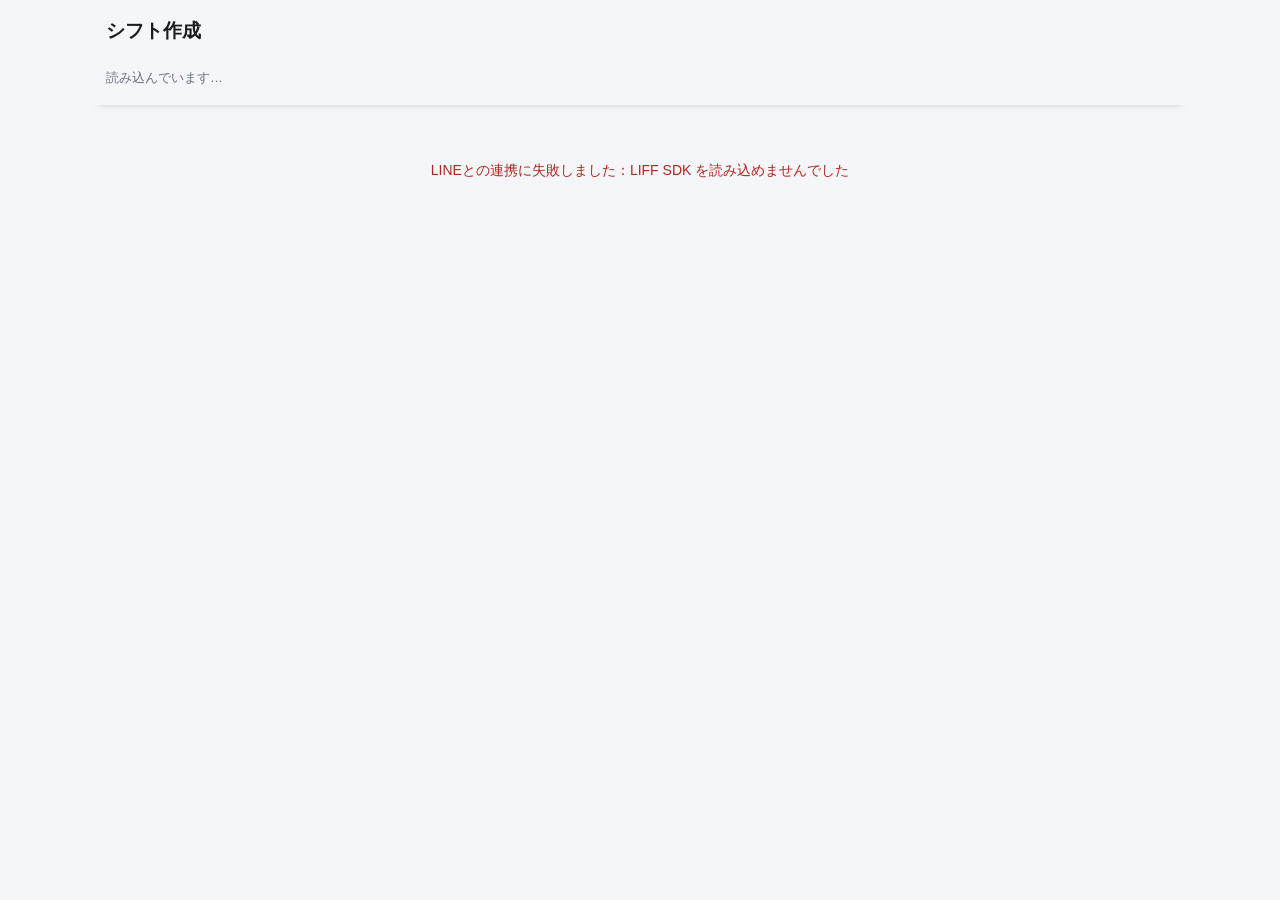
<file: web/manager.html>
<!doctype html>
<html lang="ja">
<head>
<meta charset="utf-8">
<meta name="viewport" content="width=device-width,initial-scale=1">
<title>シフト作成｜店長</title>
<link rel="stylesheet" href="css/app.css?v=12">
</head>
<body>
<div class="wrap">

  <div class="head">
    <h1 id="title">シフト作成</h1>
  </div>

  <div class="devbar hidden" id="devbar">
    開発用モードで動いています（誰でも店長として操作できます）。実データを入れる前に
    <code>gas/Auth.js</code> の <code>DEV_MODE</code> を <code>false</code> にしてください。
  </div>

  <!-- 対象週とタブは、下にスクロールしても画面の上に出たままにする -->
  <div class="stick">
  <p class="lead" id="sub">読み込んでいます…</p>
  <div class="tabs hidden" id="tabs">
    <button class="tab" data-tab="sub" aria-selected="true">提出状況<small>誰が出したか</small></button>
    <button class="tab" data-tab="sheet" aria-selected="false">シフト表<small>紙の形</small></button>
    <button class="tab" data-tab="auto" aria-selected="false">自動作成<small>叩き台</small></button>
    <button class="tab" data-tab="skill" aria-selected="false">スキル<small>ルールと人</small></button>
  </div>
  </div>

  <div id="body">
    <div class="state" id="state">読み込んでいます…</div>
  </div>

</div>

<!--
  モジュールが動かないときに黙って止まらないようにする見張り。
  file:// で開くと ES Modules が CORS で読み込めず、画面が「読み込んでいます…」のまま固まる。
  初心者が一番踏む罠なので、原因と直し方をその場に出す。
-->
<script>
(function () {
  var state = document.getElementById('state');

  function fail(title, body) {
    if (!state || state.dataset.done === '1') return;
    state.dataset.done = '1';
    state.className = 'state err';
    state.innerHTML = '<b>' + title + '</b><br><span style="color:var(--sub)">' + body + '</span>';
  }

  if (location.protocol === 'file:') {
    fail('ファイルを直接開くと動きません',
      'この画面は ES Modules を使うため、file:// では読み込めません。<br>' +
      'ターミナルで次を実行して、表示された URL を開いてください。<br><br>' +
      '<code style="background:#f1f3f5;padding:6px 10px;border-radius:6px;display:inline-block">' +
      'cd shift-app-handoff/web &amp;&amp; python3 -m http.server 8765</code><br><br>' +
      'そのあと <code>http://localhost:8765/manager.html</code> を開く');
    return;
  }

  // モジュールの読み込み自体に失敗した場合
  window.addEventListener('error', function (e) {
    if (e.target && e.target.tagName === 'SCRIPT') {
      fail('スクリプトを読み込めませんでした', 'ファイルの場所を確かめてください：' + (e.target.src || ''));
    }
  }, true);

  // 25秒たっても画面が変わらないとき（GAS は初回5〜9秒かかることがある）
  setTimeout(function () {
    var st0 = document.getElementById('state');
    if (st0 && !/\berr\b/.test(st0.className)) {        // エラーを出し済みなら上書きしない
      // どこで止まったかを残す（LINEのログインか、スプレッドシートの読み込みか）
      var was = (document.getElementById('state').textContent || '').replace(/\s+/g, ' ').trim();
      fail('読み込みが終わりません' + (was ? '<br><small>止まった所：' + was + '</small>' : ''),
        'ブラウザの開発者ツール（⌥⌘I）の Console に出ているエラーを見てください。<br>' +
        'よくある原因：GAS の URL が違う／デプロイのアクセス設定が「全員」になっていない／通信できていない');
    }
  }, 25000);
})();
</script>

<script type="module" src="js/manager.js?v=20"></script>
</body>
</html>
</file>
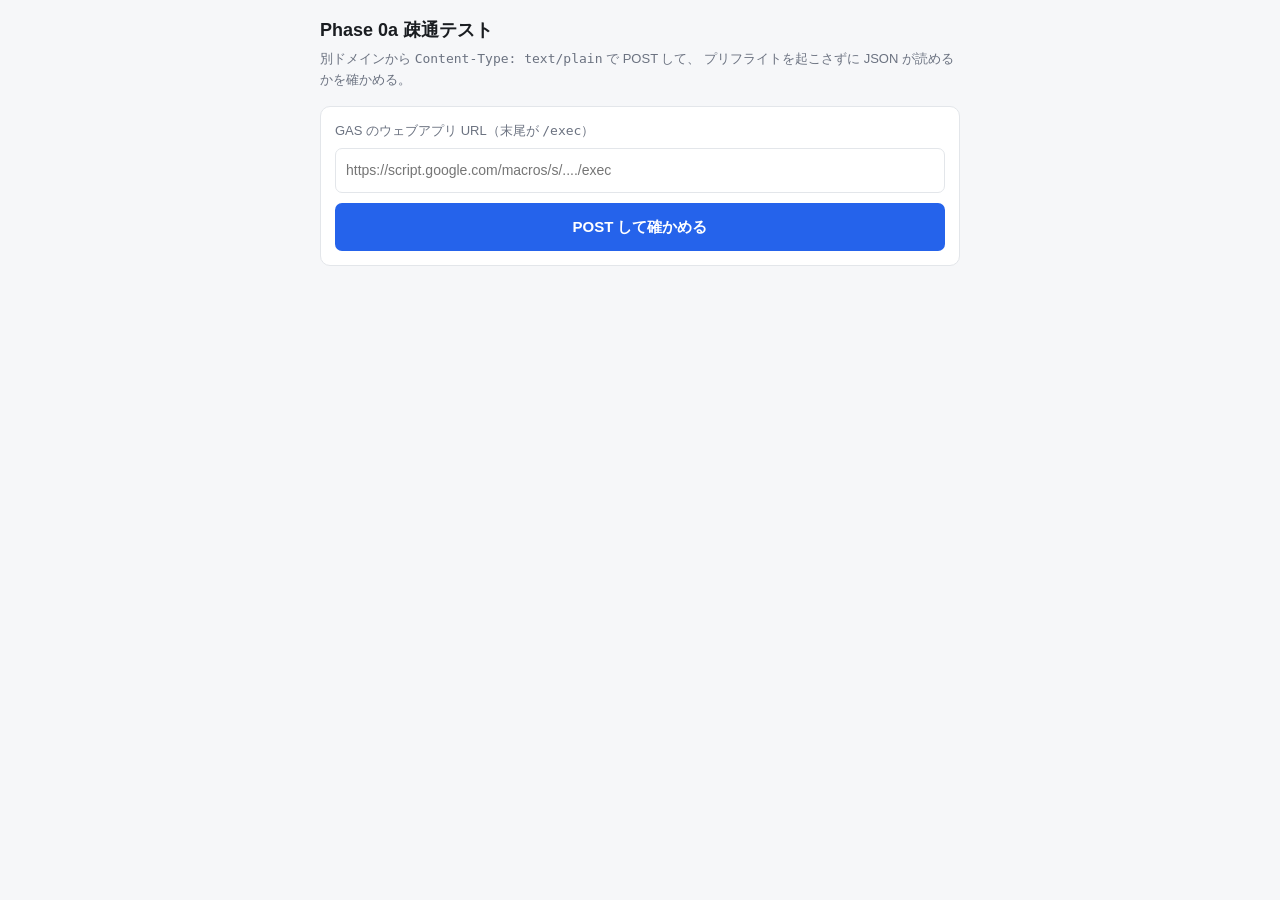
<file: web/pingtest.html>
<!doctype html>
<html lang="ja">
<head>
<meta charset="utf-8">
<meta name="viewport" content="width=device-width,initial-scale=1">
<title>疎通テスト</title>
<style>
  :root{
    --bg:#f6f7f9; --card:#fff; --ink:#1a1d21; --sub:#6b7280;
    --line:#e3e6ea; --ok:#0a7d3f; --ng:#b3261e; --accent:#2563eb;
  }
  *{box-sizing:border-box}
  body{margin:0;padding:16px;background:var(--bg);color:var(--ink);
       font:15px/1.6 -apple-system,"Hiragino Sans","Noto Sans JP",sans-serif}
  .wrap{max-width:640px;margin:0 auto}
  h1{font-size:18px;margin:0 0 4px}
  .lead{color:var(--sub);font-size:13px;margin:0 0 16px}
  .card{background:var(--card);border:1px solid var(--line);border-radius:10px;
        padding:14px;margin-bottom:12px}
  label{display:block;font-size:13px;color:var(--sub);margin-bottom:6px}
  input{width:100%;padding:10px;border:1px solid var(--line);border-radius:7px;
        font:inherit;font-size:14px}
  button{width:100%;margin-top:10px;padding:12px;border:0;border-radius:7px;
         background:var(--accent);color:#fff;font:inherit;font-weight:600;cursor:pointer}
  button:disabled{opacity:.5;cursor:default}
  .result{display:none;margin-top:12px}
  .result.show{display:block}
  .verdict{font-weight:700;font-size:16px;margin:0 0 8px}
  .verdict.ok{color:var(--ok)}
  .verdict.ng{color:var(--ng)}
  pre{background:#f0f2f5;border-radius:7px;padding:10px;overflow-x:auto;
      font-size:12px;margin:8px 0 0;white-space:pre-wrap;word-break:break-all}
  .hint{font-size:12px;color:var(--sub);margin:10px 0 0}
  .row{display:flex;gap:8px;font-size:13px;padding:5px 0;border-bottom:1px solid var(--line)}
  .row:last-child{border:0}
  .row b{min-width:120px;color:var(--sub);font-weight:400}
</style>
</head>
<body>
<div class="wrap">
  <h1>Phase 0a 疎通テスト</h1>
  <p class="lead">
    別ドメインから <code>Content-Type: text/plain</code> で POST して、
    プリフライトを起こさずに JSON が読めるかを確かめる。
  </p>

  <div class="card">
    <label for="url">GAS のウェブアプリ URL（末尾が <code>/exec</code>）</label>
    <input id="url" type="url" placeholder="https://script.google.com/macros/s/..../exec">
    <button id="run">POST して確かめる</button>
  </div>

  <div class="card result" id="result"></div>
</div>

<script>
const $ = id => document.getElementById(id);

// 前回入力した URL を覚えておく（使えない環境もあるので try で囲む）
try { $('url').value = localStorage.getItem('pingtest-url') || ''; } catch (e) {}

$('run').onclick = async () => {
  const url = $('url').value.trim();
  const box = $('result');

  if (!/^https:\/\/script\.google\.com\/.*\/exec$/.test(url)) {
    show('ng', 'URL の形が違う', '末尾が /exec のウェブアプリ URL を入れてください。\n/dev は使えません（ログインが要るので CORS が通りません）。');
    return;
  }
  try { localStorage.setItem('pingtest-url', url); } catch (e) {}

  $('run').disabled = true;
  box.innerHTML = '<p class="verdict">送信中…</p>';

  const started = performance.now();
  try {
    // ここが検証の本体。
    // text/plain は CORS の「単純リクエスト」なので、プリフライト（OPTIONS）が飛ばない。
    // application/json にするとプリフライトが飛び、GAS は OPTIONS を処理できないので失敗する。
    const res = await fetch(url + '?src=app', {
      method: 'POST',
      headers: { 'Content-Type': 'text/plain;charset=utf-8' },
      body: JSON.stringify({ action: 'ping', payload: { hello: 'みっちー' } }),
      redirect: 'follow'
    });

    const ms = Math.round(performance.now() - started);
    const text = await res.text();

    let data;
    try {
      data = JSON.parse(text);
    } catch (e) {
      // GAS で例外が出ると JSON ではなく HTML のエラーページが返る
      show('ng', 'JSON として読めなかった', '返ってきた中身：\n' + text.slice(0, 600));
      return;
    }

    const rows = [
      ['所要時間', ms + ' ms'],
      ['本文が届いたか', data.received ? '届いた' : '届いていない'],
      ['Content-Type', data.contentType || '(なし)'],
      ['クエリ src', data.src || '(なし)'],
      ['最終URL', res.url]
    ];
    show('ok', '通った', null, rows, data);

  } catch (err) {
    // CORS で止められた場合、ブラウザは理由を JS に教えないので TypeError になる
    show('ng', '通らなかった',
      err.name + ': ' + err.message +
      '\n\nCORS で止められた可能性が高い。DevTools の Console と Network を見て、' +
      'OPTIONS が飛んでいないか、デプロイのアクセス設定が「全員」になっているかを確認。');
  } finally {
    $('run').disabled = false;
  }
};

function show(kind, title, note, rows, raw) {
  // 結果欄は最初 display:none なので、中身を入れる前に必ず表示状態にする
  $('result').className = 'card result show';
  let h = '<p class="verdict ' + kind + '">' + (kind === 'ok' ? '✓ ' : '✕ ') + title + '</p>';
  if (rows) h += rows.map(r => '<div class="row"><b>' + r[0] + '</b><span>' + esc(r[1]) + '</span></div>').join('');
  if (note) h += '<pre>' + esc(note) + '</pre>';
  if (raw) h += '<p class="hint">返ってきた JSON：</p><pre>' + esc(JSON.stringify(raw, null, 2)) + '</pre>';
  if (kind === 'ok') h += '<p class="hint">DevTools の Network タブで、この URL への <b>OPTIONS</b> が無いことも確認してください。</p>';
  $('result').innerHTML = h;
}

// シートの値を画面に出すときと同じく、必ずエスケープしてから入れる
function esc(s) {
  return String(s).replace(/[&<>"']/g, c =>
    ({ '&': '&amp;', '<': '&lt;', '>': '&gt;', '"': '&quot;', "'": '&#39;' }[c]));
}
</script>
</body>
</html>
</file>
<file: web/css/app.css>
/* デモ（reference/shift-demo.html）の見た目に合わせた共通スタイル。 */

:root {
  --bg: #f4f6f9;
  --card: #ffffff;
  --ink: #1a1d21;
  --sub: #6b7280;
  --line: #e3e6ea;
  --line-strong: #c6ccd2;
  --accent: #1d4ed8;
  --accent-soft: #eef2ff;
  --ok: #0a7d3f;
  --warn: #b45309;
  --err: #b3261e;
  --sat: #1155cc;
  --sun: #cc0000;
}

* { box-sizing: border-box; }

body {
  margin: 0;
  background: var(--bg);
  color: var(--ink);
  font: 14px/1.6 -apple-system, "Hiragino Sans", "Noto Sans JP", sans-serif;
}

.wrap { max-width: 1100px; margin: 0 auto; padding: 16px; }

/* --- ヘッダ --- */
.head { margin-bottom: 14px; }
.head h1 { font-size: 19px; margin: 0 0 2px; }
.head .lead { color: var(--sub); font-size: 13px; margin: 0; }

.devbar[hidden] { display: none; }
.devbar {
  background: #fef3c7; border: 1px solid #fcd34d; color: #78350f;
  border-radius: 7px; padding: 7px 11px; font-size: 12px; margin-bottom: 12px;
}

/* --- タブ --- */
.tabs { display: flex; gap: 7px; margin-bottom: 14px; flex-wrap: wrap; }
.tab {
  flex: 1 1 150px; padding: 10px 12px; border: 1px solid var(--line);
  background: var(--card); border-radius: 9px; cursor: pointer;
  font: inherit; font-weight: 600; text-align: center; color: var(--ink);
}
.tab small { display: block; font-weight: 400; font-size: 11px; color: var(--sub); }
.tab[aria-selected="true"] { background: var(--accent); border-color: var(--accent); color: #fff; }
.tab[aria-selected="true"] small { color: #c7d2fe; }

/* --- カード --- */
.card {
  background: var(--card); border: 1px solid var(--line);
  border-radius: 11px; padding: 15px; margin-bottom: 13px;
}
.card h2 { font-size: 15px; margin: 0 0 3px; }
.card .lead { color: var(--sub); font-size: 12px; margin: 0 0 11px; }

/* --- ボタン --- */
.btn {
  padding: 10px 16px; border: 0; border-radius: 8px; background: var(--accent);
  color: #fff; font: inherit; font-weight: 600; cursor: pointer;
}
.btn:disabled { opacity: .5; cursor: default; }
.btn.ghost { background: var(--card); color: var(--ink); border: 1px solid var(--line-strong); }
.btn.sm { padding: 6px 11px; font-size: 12px; }
.acts { display: flex; gap: 9px; flex-wrap: wrap; }

/* --- KPI --- */
.kpis { display: flex; gap: 9px; flex-wrap: wrap; margin-bottom: 12px; }
.kpi {
  flex: 1 1 110px; background: var(--accent-soft); border-radius: 9px;
  padding: 9px 12px; min-width: 110px;
}
.kpi span { display: block; font-size: 11px; color: var(--sub); }
.kpi b { font-size: 19px; }

/* --- 提出状況 --- */
.bar { height: 8px; background: var(--line); border-radius: 4px; overflow: hidden; margin: 7px 0 11px; }
.bar > i { display: block; height: 100%; background: var(--accent); }
.people { display: flex; flex-wrap: wrap; gap: 6px; }
.chip {
  font-size: 12px; padding: 4px 9px; border-radius: 999px;
  border: 1px solid var(--line-strong); background: var(--card);
}
.chip.no { background: #fff1f0; border-color: #f3b6b2; color: var(--err); }
.chip.usual { background: #eefaf2; border-color: #a7ddbd; color: var(--ok); }

/* --- 出された希望の一覧 --- */
table.req {
  border-collapse: collapse; width: 100%; min-width: 700px; font-size: 11px;
}
table.req th, table.req td {
  border: 1px solid var(--line); padding: 3px 4px; text-align: center;
  vertical-align: middle; line-height: 1.35;
}
table.req th { background: #f4f6f8; font-weight: 600; font-size: 11px; }
table.req th.sat { color: var(--sat); }
table.req th.sun { color: var(--sun); }
table.req td.who, table.req th.who {
  text-align: left; white-space: nowrap; width: 94px;
  position: sticky; left: 0; background: var(--card); z-index: 1;
}
table.req th.who { background: #f4f6f8; }
table.req td.who small { display: block; color: var(--sub); font-size: 10px; font-weight: 400; }
table.req td.on { background: #eef7ff; font-variant-numeric: tabular-nums; }
table.req td.on.we { background: #f3f0ff; }
table.req td.off { color: #c2c8ce; }
table.req tr.unsub td { background: #fff5f5; color: var(--err); }
table.req tr.unsub td.who { background: #fff5f5; }
table.req td.tot, table.req th.tot { width: 62px; white-space: nowrap; }
table.req td.tot small { color: var(--sub); font-size: 10px; }
table.req td.tot.over { color: var(--err); font-weight: 700; }
table.req tr.sum td { background: #fbfcfd; color: var(--sub); font-weight: 600; }

/* --- 週間シフト表（紙の形） --- */
.sheet { overflow-x: auto; }
table.wk {
  border-collapse: collapse; table-layout: fixed; font-size: 11px;
  width: 100%; min-width: 760px;    /* 画面の幅いっぱいに広げる。狭い端末では横スクロール */
}
table.wk td, table.wk th {
  border: 1px solid var(--line-strong); height: 21px; text-align: center;
  vertical-align: middle; padding: 0; overflow: hidden; white-space: nowrap;
}
table.wk th.hr { font-weight: 400; font-size: 9px; color: var(--sub); background: #f4f6f8; height: 15px; }
table.wk td.day, table.wk th.day {
  width: 62px; font-size: 11px; line-height: 1.35; background: #fafbfc; font-weight: 600;
}
table.wk th.day .cnt { font-weight: 400; color: var(--sub); font-size: 10px; }
table.wk th.day .over { font-weight: 400; color: var(--err); font-size: 9px; }
/* 日ごとのまとまりが分かるように、ブロックの上辺を濃くする */
table.wk th.day { border-top: 2px solid var(--sub); }
table.wk th.hr:first-of-type, table.wk tr:has(th.day) td, table.wk tr:has(th.day) th {
  border-top: 2px solid var(--sub);
}
table.wk .sat { color: var(--sat); }
table.wk .sun { color: var(--sun); }
table.wk td.memo { width: 90px; font-size: 10px; text-align: left; padding: 3px 5px; vertical-align: top; color: var(--sub); }
table.wk td.nm { cursor: pointer; }
table.wk td.nm:hover { outline: 2px solid var(--accent); outline-offset: -2px; }
table.wk td.nm.out { box-shadow: inset 0 0 0 2px var(--err); }
table.wk td.nm .mk { color: var(--err); font-weight: 700; margin-left: 3px; }
table.wk td.blank.add { cursor: cell; }
table.wk td.blank.add:hover { background: var(--accent-soft); outline: 2px solid var(--accent); outline-offset: -2px; }
.kpi.warnbox { background: #fff1f0; }
.kpi.warnbox b { color: var(--err); }

/* --- 手直しパネル --- */
.panel-wrap { position: fixed; inset: 0; z-index: 60; display: flex;
  align-items: center; justify-content: center; padding: 16px; }
.panel-bg { position: absolute; inset: 0; background: rgba(16,20,26,.45); }
.panel {
  position: relative; background: var(--card); border-radius: 12px;
  padding: 16px; width: 100%; max-width: 460px; max-height: 82vh; overflow-y: auto;
  box-shadow: 0 16px 48px rgba(16,20,26,.28);
}
.panel-h { display: flex; justify-content: space-between; align-items: center; margin-bottom: 8px; }
.panel-h b { font-size: 15px; }
.panel .x { border: 0; background: none; font-size: 22px; line-height: 1;
  cursor: pointer; color: var(--sub); padding: 0 4px; }
.frow { display: flex; gap: 10px; align-items: flex-end; margin: 10px 0; flex-wrap: wrap; }
.frow label { font-size: 12px; color: var(--sub); display: flex; flex-direction: column; gap: 3px; }
.frow select { padding: 7px 9px; border: 1px solid var(--line-strong); border-radius: 7px;
  font: inherit; font-size: 14px; }
.warn { color: var(--err); font-size: 12px; }
.btn.danger { color: var(--err); border-color: #f3b6b2; }
.switch { display: flex; gap: 7px; align-items: center; font-size: 12px; cursor: pointer; margin: 4px 0 10px; }

.cands { display: flex; flex-direction: column; gap: 6px; }
.cand {
  display: grid; grid-template-columns: 1fr auto; gap: 2px 10px; align-items: center;
  text-align: left; padding: 8px 11px; border: 1px solid var(--line);
  border-radius: 9px; background: var(--card); font: inherit; cursor: pointer;
}
.cand:hover { border-color: var(--accent); background: var(--accent-soft); }
.cand.off { opacity: .66; }
.cand .c1 { font-weight: 600; font-size: 13px; }
.cand .c1 small { font-weight: 400; color: var(--sub); margin-left: 6px; font-size: 11px; }
.cand .c2 { grid-column: 1; font-size: 11px; color: var(--sub); }
.cand .c3 { grid-row: 1 / span 2; grid-column: 2; display: flex; gap: 4px; flex-wrap: wrap; }
table.wk tr.sum td { background: #fbfcfd; font-size: 9px; color: var(--sub); height: 15px; }
table.wk tr.sum td.sh { background: #fff1f0; color: var(--err); font-weight: 700; }
table.wk td.blank { background: #fff; }

/* --- チェック --- */
.chk-day { padding: 7px 0; border-bottom: 1px solid var(--line); }
.chk-day:last-child { border: 0; }
.chk-day > summary {
  cursor: pointer; font-size: 12px; display: flex; gap: 8px; align-items: center;
  list-style: revert;
}
.chk-day > summary b { font-size: 12px; min-width: 76px; display: inline-block; }
.chk-day ul { margin: 6px 0 0; padding: 0 0 0 18px; list-style: none; }
.chk-day li { display: flex; gap: 8px; align-items: baseline; font-size: 12px; padding: 2px 0; }
.tag {
  flex: none; font-size: 10px; padding: 1px 7px; border-radius: 999px;
  background: #fff1f0; color: var(--err); border: 1px solid #f3b6b2;
}
.tag.w { background: #fff8e8; color: var(--warn); border-color: #f0d08a; }
.okline { color: var(--ok); font-size: 13px; margin: 0; }

/* --- スキル --- */
.rules { display: flex; flex-direction: column; gap: 7px; }
.rules label { display: flex; gap: 8px; align-items: center; font-size: 13px; cursor: pointer; }
.sk { border: 1px solid var(--line); border-radius: 9px; margin-bottom: 7px; background: var(--card); }
.sk summary { padding: 9px 12px; cursor: pointer; font-size: 13px; }
.sk .nm { font-weight: 600; }
.sk .nm small { font-weight: 400; color: var(--sub); margin-left: 7px; }
.sk .ed { padding: 0 12px 12px; font-size: 12px; color: var(--sub); }
.lvrow { display: flex; flex-wrap: wrap; gap: 6px; margin-top: 6px; }
.lv { font-size: 11px; padding: 2px 8px; border-radius: 6px; background: var(--accent-soft); }
.lv.zero { background: #f1f3f5; color: var(--sub); }

/* --- 状態表示 --- */
.state { padding: 40px 0; text-align: center; color: var(--sub); }
.state.err { color: var(--err); }
.hidden { display: none !important; }
.notice {
  background: #fff8e8; border: 1px solid #f0d08a; color: #7a5200;
  border-radius: 8px; padding: 9px 12px; font-size: 12px;
  display: flex; gap: 10px; align-items: center; justify-content: space-between;
  flex-wrap: wrap; margin-bottom: 12px;
}
.toast {
  position: fixed; left: 50%; bottom: 22px; transform: translateX(-50%);
  background: #1a1d21; color: #fff; padding: 10px 18px; border-radius: 999px;
  font-size: 13px; z-index: 50;
}

/* 担当業務・区分のチップ（スキルタブと候補一覧） */
.lv.warnlv { background: #fff1f0; color: var(--err); }

/* 対象週の切り替え（見出しの下） */
.wk-pick { font-size: 13px; color: var(--sub); }
.wk-pick select {
  font: inherit; font-size: 13px; padding: 4px 8px; margin-left: 4px;
  border: 1px solid var(--line-strong); border-radius: 7px; background: var(--card);
}
.frow input[type="month"] {
  padding: 7px 9px; border: 1px solid var(--line-strong); border-radius: 7px;
  font: inherit; font-size: 14px;
}

/* ---------- 2026-11-15：スキル段階・祝日・繁忙期・手入力の行 ---------- */
/* スキルの札。1=一人でできない（注意の色）、3=教えられる（濃い色） */
.lv.l1 { background: #fff4e5; color: #9a5b00; }
.lv.l2 { background: var(--accent-soft); }
.lv.l3 { background: var(--accent); color: #fff; }
.lvrow .lv + .lv, .c3 .lv + .lv { margin-left: 4px; }

/* 祝日名と繁忙期の印（日付の欄） */
table.wk th.day .hol { font-weight: 400; color: var(--sun); font-size: 9px; }
table.wk th.day .busy { display: inline-block; margin-top: 2px; padding: 0 4px; border-radius: 4px;
  background: #fff1e6; color: #b45309; font-size: 9px; font-weight: 700; }

/* 手入力の行：色を変え、最初の行の上に点線で区切る */
table.wk tr.hand td.blank { background: #f6f9ff; }
table.wk tr.hand1 td { border-top: 1.5px dashed #9fb3d9; }
table.wk th.day .addrow { margin-top: 4px; padding: 1px 4px; font-size: 9px; font-weight: 700;
  color: var(--accent); background: #fff; border: 1px solid var(--accent); border-radius: 4px; cursor: pointer;
  white-space: nowrap; }
table.wk th.day .addrow:hover { background: var(--accent-soft); }

ul.busylist { margin: 6px 0 0; padding-left: 18px; font-size: 13px; }
ul.busylist li { margin-bottom: 4px; }

/* 対象週とタブを画面の上に固定（シフト表を下にスクロールしても週を切り替えられる） */
.stick { position: sticky; top: 0; z-index: 30; background: var(--bg);
  margin: 0 -16px 14px; padding: 8px 16px 8px; box-shadow: 0 6px 8px -8px rgba(0,0,0,.25); }
.stick .lead { color: var(--sub); font-size: 13px; margin: 0 0 8px; }
.stick .tabs { margin-bottom: 0; }
/* スマホでは固定部分が場所を取りすぎないよう、タブを1列にして説明文を隠す */
@media (max-width: 700px) {
  .stick .tabs { flex-wrap: nowrap; gap: 5px; }
  .stick .tab { flex: 1 1 0; min-width: 0; padding: 8px 4px; font-size: 13px; }
  .stick .tab small { display: none; }
}

/* 必要人数の入力欄（自動作成タブ） */
table.wk input.dm { width: 46px; text-align: center; font: inherit; font-size: 13px; padding: 3px 2px;
  border: 1px solid var(--line); border-radius: 5px; background: #fff; }
table.wk input.dm:focus { outline: 2px solid var(--accent); outline-offset: -1px; }
table.wk input.dm.bad { border-color: var(--err); background: #fff1f0; }

/* 30分刻み：30分の境目は点線にして、1時間の区切りが分かるようにする */
table.wk td.half { border-left-style: dotted; }

/* 提出した人 */
.chip.ok { background: #eefaf2; border-color: #a7ddbd; color: #1f6b3a; }
.chip small { margin-left: 4px; padding: 0 4px; border-radius: 4px; background: #fff; color: var(--sub); font-size: 10px; }
#sub a { color: var(--accent); }
</file>
<file: web/css/staff.css>
/* スタッフ画面。LINE の中で開く前提で、スマホ幅に寄せる。 */

body.staff { background: #e9edf2; padding: 14px; }

.devbar {
  max-width: 420px; margin: 0 auto 12px; display: flex; gap: 10px;
  align-items: center; flex-wrap: wrap;
  background: #fef3c7; border: 1px solid #fcd34d; color: #78350f;
  border-radius: 8px; padding: 8px 12px; font-size: 12px;
}
.devbar select { font: inherit; padding: 4px 7px; border-radius: 6px; border: 1px solid #d6b45f; }
/* display:flex が hidden 属性を打ち消してしまうので、hidden のときは必ず消す。
   これが無いと LINE で開いたスタッフにも開発用の帯が見えてしまう */
.devbar[hidden] { display: none; }

.phone {
  max-width: 420px; margin: 0 auto; background: var(--card);
  border-radius: 14px; overflow: hidden; box-shadow: 0 6px 24px rgba(16,20,26,.12);
}
.phone-top {
  background: #2b5ea8; color: #fff; padding: 11px 15px;
  display: flex; justify-content: space-between; align-items: baseline; gap: 10px;
}
.phone-top small { color: #c3d6f2; font-size: 10px; }
.phone-body { padding: 15px; }

/* 見出し */
.hi { font-size: 17px; font-weight: 700; margin: 0; }
.sub { color: var(--sub); font-size: 12px; margin: 2px 0 0; }
.dl { font-size: 12px; color: var(--sub); margin: 10px 0 0;
      background: #f4f6f9; border-radius: 7px; padding: 7px 10px; }

.pill { font-size: 11px; padding: 3px 10px; border-radius: 999px; white-space: nowrap; }
.pill.ok { background: #eefaf2; color: var(--ok); border: 1px solid #a7ddbd; }
.pill.ng { background: #fff1f0; color: var(--err); border: 1px solid #f3b6b2; }

.head-row { display: flex; justify-content: space-between; align-items: flex-start; gap: 10px; }

/* 2段階の案内 */
.steps { display: flex; gap: 6px; margin: 13px 0; }
.step {
  flex: 1; text-align: center; font-size: 11px; padding: 7px 4px;
  border-radius: 8px; background: #f1f4f8; color: var(--sub); line-height: 1.35;
  border: 1px solid transparent; font-family: inherit; cursor: pointer;
}
.step:hover:not(.now):not(.off) { border-color: var(--accent); }
.step.off { opacity: .45; cursor: default; }
.step b { display: block; font-size: 12px; color: var(--ink); }
.step.done { background: #eefaf2; color: var(--ok); }
.step.done b { color: var(--ok); }
.step.now { background: var(--accent); color: #dbe6ff; }
.step.now b { color: #fff; }

/* 予定のならび */
.box { background: #f7f9fb; border-radius: 10px; padding: 11px 13px; margin: 12px 0; }
.eyebrow { font-size: 11px; color: var(--sub); margin: 0 0 7px; font-weight: 600; }
ul.pat { list-style: none; margin: 0; padding: 0; }
ul.pat li {
  display: flex; justify-content: space-between; align-items: baseline;
  padding: 5px 0; border-bottom: 1px solid #e7ebef; font-size: 13px;
}
ul.pat li:last-child { border: 0; }
ul.pat li.we span { color: var(--sat); }
ul.pat li.sun span { color: var(--sun); }
ul.pat b { font-variant-numeric: tabular-nums; }
ul.pat b.off { color: #b9c0c7; font-weight: 400; }
ul.pat b.chg { color: var(--accent); }
ul.pat .tagc { font-size: 10px; color: var(--accent); margin-left: 6px; }

/* 入力 */
.days { display: flex; flex-direction: column; gap: 7px; margin: 12px 0; }
.day {
  display: grid; grid-template-columns: 54px 1fr; gap: 6px 9px; align-items: center;
  border: 1px solid var(--line); border-radius: 9px; padding: 8px 10px;
}
.day .d { font-size: 13px; font-weight: 600; }
.day .d small { display: block; font-weight: 400; color: var(--sub); font-size: 10px; }
.day.we .d { color: var(--sat); }
.day.sun .d { color: var(--sun); }
.day .times { display: flex; gap: 6px; align-items: center; font-size: 13px; }
.day .times.off { opacity: .35; pointer-events: none; }
.day select { padding: 6px 7px; border: 1px solid var(--line-strong); border-radius: 7px;
  font: inherit; font-size: 13px; }
.day .sw { grid-column: 2; display: flex; gap: 6px; align-items: center; font-size: 12px; }

/* フリー（何時でも入れる）。チェックすると時刻は選べなくなる */
.sw label[for^="f"], .sw label[for="dF"] { margin-right: 4px; }
.sw input[id^="f"], .sw input#dF { margin-left: 8px; }
.times.free select { opacity: .5; }

/* 月の入力は曜日ごと */
.dowbox { border: 1px solid var(--line); border-radius: 10px; padding: 11px 13px; margin: 12px 0; }

.acts { display: flex; flex-direction: column; gap: 8px; margin-top: 14px; }
.btn.big { padding: 15px; font-size: 16px; }

.chat { background: #eefaf2; border-radius: 10px; padding: 13px; margin: 10px 0; }
.chat .ttl { font-weight: 700; color: var(--ok); margin: 0 0 7px; }
.chat-note { font-size: 11px; color: var(--sub); text-align: center; margin: 8px 0 0; }
.small { font-size: 11px; color: var(--sub); }
.cal-sum { font-size: 12px; color: var(--sub); margin: 8px 0 0; }

/* 月の入力：曜日でまとめて / 日ごとに直す の切り替え */
.mtabs { display: flex; gap: 6px; margin: 12px 0 10px; }
.mtab {
  flex: 1; padding: 8px 6px; font: inherit; font-size: 12px; font-weight: 600;
  border: 1px solid var(--line-strong); border-radius: 8px;
  background: var(--card); color: var(--sub); cursor: pointer;
}
.mtab.on { background: var(--accent); border-color: var(--accent); color: #fff; }

/* カレンダー */
.cal-head, .cal {
  display: grid; grid-template-columns: repeat(7, 1fr); gap: 3px;
}
.cal-head { margin: 8px 0 3px; }
.cal-head span { text-align: center; font-size: 10px; color: var(--sub); }
.cal-head .sat { color: var(--sat); }
.cal-head .sun { color: var(--sun); }
.cal-cell {
  aspect-ratio: 1 / 1; display: flex; flex-direction: column;
  align-items: center; justify-content: center; gap: 1px;
  border: 1px solid var(--line); border-radius: 7px;
  background: var(--card); font: inherit; cursor: pointer; padding: 0;
}
.cal-cell.empty { border: 0; background: none; cursor: default; }
.cal-cell .n { font-size: 11px; font-weight: 600; }
.cal-cell .t { font-size: 9px; color: #b9c0c7; line-height: 1; }
.cal-cell.on { background: #eef7ff; border-color: #aacdf0; }
.cal-cell.on .t { color: var(--accent); }
.cal-cell.sat .n { color: var(--sat); }
.cal-cell.sun .n { color: var(--sun); }
.cal-cell.sel { outline: 2px solid var(--accent); outline-offset: -2px; }

/* 日ごとの編集 */
.dayedit {
  margin-top: 11px; border: 1px solid var(--accent); border-radius: 10px;
  padding: 11px 13px; background: #f7fbff;
}
.dayedit .times { display: flex; gap: 6px; align-items: center; margin-top: 6px; }
.dayedit .times.off { opacity: .35; pointer-events: none; }
.dayedit select {
  padding: 6px 7px; border: 1px solid var(--line-strong); border-radius: 7px;
  font: inherit; font-size: 13px;
}
.dayedit .sw { display: flex; gap: 7px; align-items: center; font-size: 13px; }

/* ?debug=1 の動作チェック */
.dbg { margin-top: 10px; }
.dbg .row {
  display: flex; justify-content: space-between; gap: 10px;
  padding: 8px 0; border-bottom: 1px solid var(--line); font-size: 13px;
}
.dbg .row:last-child { border: 0; }
.dbg .row b { font-weight: 400; color: var(--sub); flex: none; }
.dbg .row span { text-align: right; word-break: break-all; font-weight: 600; }
.dbg .ok { color: var(--ok); }
.dbg .ng { color: var(--err); }

/* 招待コードの入力 */
.codein {
  width: 100%; padding: 13px; font-size: 20px; text-align: center;
  letter-spacing: .14em; font-weight: 700; text-transform: uppercase;
  border: 1px solid var(--line-strong); border-radius: 9px; font-family: inherit;
}
.codein:focus { outline: 2px solid var(--accent); outline-offset: -1px; }

/* 週のプルダウン（受付中・締切後・確定済みの週をいつでも見られる） */
.wkpick { display: flex; align-items: center; gap: 8px; margin: 12px 0 0; font-size: 12px; color: var(--sub); }
.wkpick select { flex: 1; font-size: 14px; padding: 7px 8px; border: 1px solid var(--line, #d0d5dc); border-radius: 8px; background: #fff; }
/* 確定したシフト */
.box.conf { background: #eef6ff; border: 1px solid #c9ddf7; }
.tagc.side { background: #fff; }
details.box summary { cursor: pointer; }
ul.pat li .tagc.side, ul.pat li.we .tagc.side, ul.pat li.sun .tagc.side { color: #2753c9; }

/* 確定したシフト：全員の表（日ごとに名前＋時間のバー） */
.board { margin: 4px 0 8px; }
.bday { background: #f7f9fb; border-radius: 10px; padding: 8px 10px 10px; margin-bottom: 10px; }
.bhd { margin: 0 0 2px; font-size: 13px; font-weight: 700; }
.bhd.we { color: var(--sat); } .bhd.sun { color: var(--sun); }
.bhd span { margin-left: 6px; font-weight: 400; font-size: 11px; color: var(--sub); }
.bhd em { margin-left: 8px; font-style: normal; font-weight: 400; font-size: 11px; color: #b45309; }
.bticks { position: relative; height: 13px; margin-left: 64px; font-size: 9px; color: var(--sub); }
.bticks span { position: absolute; transform: translateX(-50%); }
.brow { display: flex; align-items: center; height: 22px; }
.bn { width: 64px; flex: none; font-size: 11px; overflow: hidden; white-space: nowrap; text-overflow: ellipsis; }
.btrack { position: relative; flex: 1; height: 18px; background: #fff; border-radius: 4px;
  background-image: repeating-linear-gradient(90deg, transparent 0 calc(12.5% - 1px), #e6e9ee calc(12.5% - 1px) 12.5%); }
.btrack i { position: absolute; top: 1px; bottom: 1px; border-radius: 4px; font-style: normal; font-size: 9.5px;
  line-height: 16px; padding: 0 3px; white-space: nowrap; overflow: hidden; color: #1a1d21; }
.btrack i b { margin-left: 3px; font-weight: 700; opacity: .7; }
.brow.me .bn { font-weight: 700; color: #2753c9; }
.brow.me .btrack i { background: #2753c9; color: #fff; }

/* 「シフトが確定しました」のお知らせ */
.newpub { display: flex; align-items: center; justify-content: space-between; gap: 8px; margin: 10px 0 0;
  padding: 9px 12px; border-radius: 10px; background: #eef6ff; border: 1px solid #c9ddf7; font-size: 13px; font-weight: 600; }
.pubtabs { margin-top: 8px; }
</file>
